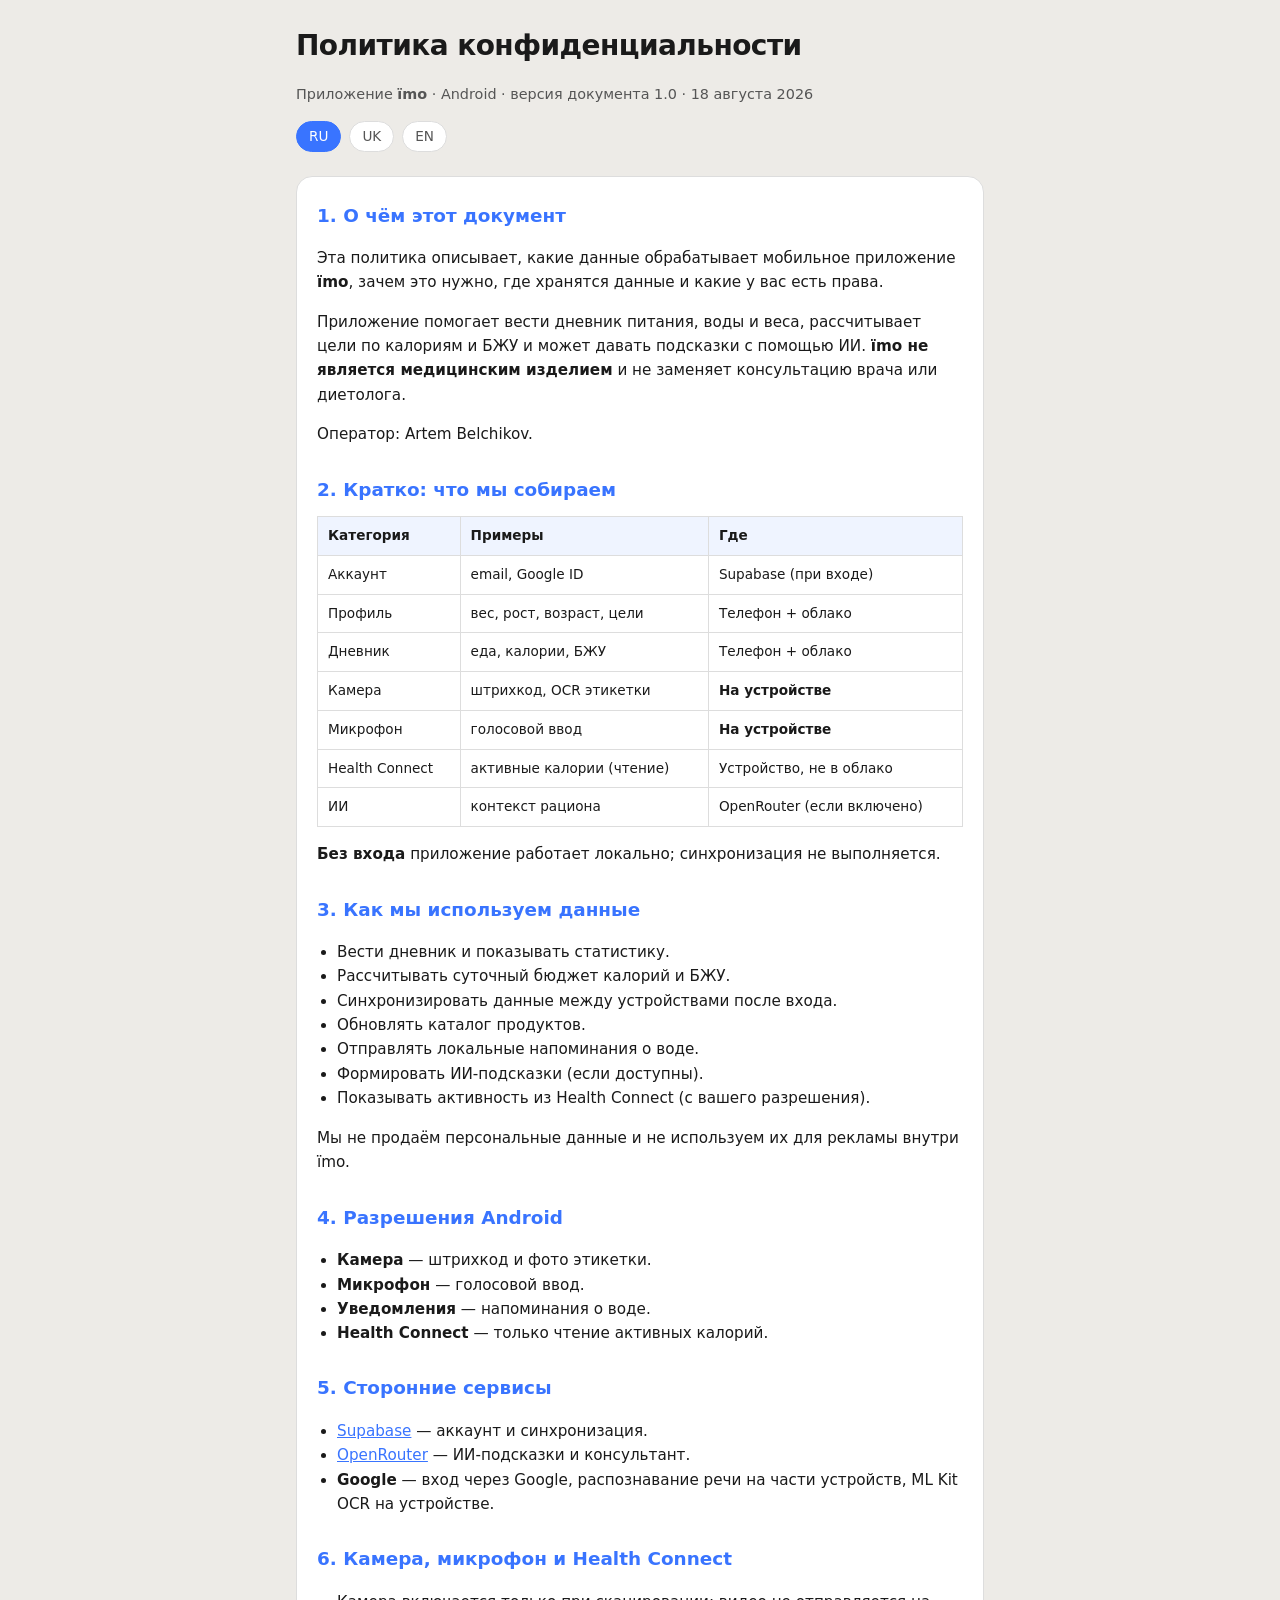
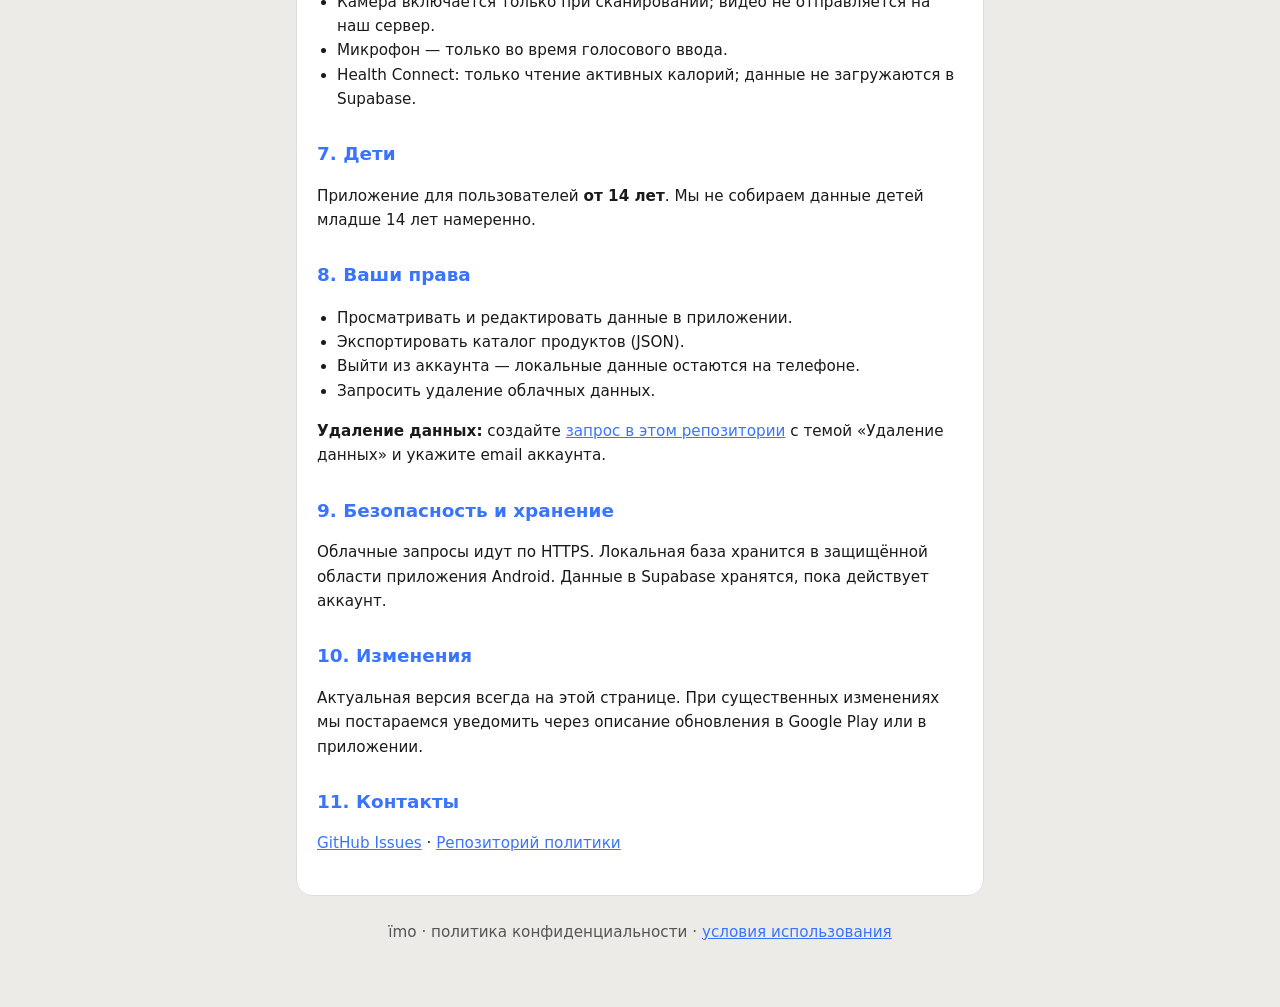
<file: index.html>
<!DOCTYPE html>
<html lang="ru">
<head>
  <meta charset="utf-8">
  <meta name="viewport" content="width=device-width, initial-scale=1">
  <title>Политика конфиденциальности — їmo</title>
  <meta name="description" content="Политика конфиденциальности мобильного приложения їmo — счётчик калорий для Android.">
  <link rel="stylesheet" href="styles.css">
</head>
<body>
  <div class="wrap">
    <header>
      <h1>Политика конфиденциальности</h1>
      <p class="meta">Приложение <strong>їmo</strong> · Android · версия документа 1.0 · 18 августа 2026</p>
      <nav class="lang" aria-label="Language">
        <a href="./" aria-current="page">RU</a>
        <a href="uk/">UK</a>
        <a href="en/">EN</a>
      </nav>
    </header>

    <main>
      <h2>1. О чём этот документ</h2>
      <p>
        Эта политика описывает, какие данные обрабатывает мобильное приложение <strong>їmo</strong>,
        зачем это нужно, где хранятся данные и какие у вас есть права.
      </p>
      <p>
        Приложение помогает вести дневник питания, воды и веса, рассчитывает цели по калориям и БЖУ
        и может давать подсказки с помощью ИИ. <strong>їmo не является медицинским изделием</strong>
        и не заменяет консультацию врача или диетолога.
      </p>
      <p>Оператор: Artem Belchikov.</p>

      <h2>2. Кратко: что мы собираем</h2>
      <table>
        <thead>
          <tr>
            <th>Категория</th>
            <th>Примеры</th>
            <th>Где</th>
          </tr>
        </thead>
        <tbody>
          <tr>
            <td>Аккаунт</td>
            <td>email, Google ID</td>
            <td>Supabase (при входе)</td>
          </tr>
          <tr>
            <td>Профиль</td>
            <td>вес, рост, возраст, цели</td>
            <td>Телефон + облако</td>
          </tr>
          <tr>
            <td>Дневник</td>
            <td>еда, калории, БЖУ</td>
            <td>Телефон + облако</td>
          </tr>
          <tr>
            <td>Камера</td>
            <td>штрихкод, OCR этикетки</td>
            <td><strong>На устройстве</strong></td>
          </tr>
          <tr>
            <td>Микрофон</td>
            <td>голосовой ввод</td>
            <td><strong>На устройстве</strong></td>
          </tr>
          <tr>
            <td>Health Connect</td>
            <td>активные калории (чтение)</td>
            <td>Устройство, не в облако</td>
          </tr>
          <tr>
            <td>ИИ</td>
            <td>контекст рациона</td>
            <td>OpenRouter (если включено)</td>
          </tr>
        </tbody>
      </table>
      <p><strong>Без входа</strong> приложение работает локально; синхронизация не выполняется.</p>

      <h2>3. Как мы используем данные</h2>
      <ul>
        <li>Вести дневник и показывать статистику.</li>
        <li>Рассчитывать суточный бюджет калорий и БЖУ.</li>
        <li>Синхронизировать данные между устройствами после входа.</li>
        <li>Обновлять каталог продуктов.</li>
        <li>Отправлять локальные напоминания о воде.</li>
        <li>Формировать ИИ-подсказки (если доступны).</li>
        <li>Показывать активность из Health Connect (с вашего разрешения).</li>
      </ul>
      <p>Мы не продаём персональные данные и не используем их для рекламы внутри їmo.</p>

      <h2>4. Разрешения Android</h2>
      <ul>
        <li><strong>Камера</strong> — штрихкод и фото этикетки.</li>
        <li><strong>Микрофон</strong> — голосовой ввод.</li>
        <li><strong>Уведомления</strong> — напоминания о воде.</li>
        <li><strong>Health Connect</strong> — только чтение активных калорий.</li>
      </ul>

      <h2>5. Сторонние сервисы</h2>
      <ul>
        <li><a href="https://supabase.com">Supabase</a> — аккаунт и синхронизация.</li>
        <li><a href="https://openrouter.ai">OpenRouter</a> — ИИ-подсказки и консультант.</li>
        <li><strong>Google</strong> — вход через Google, распознавание речи на части устройств, ML Kit OCR на устройстве.</li>
      </ul>

      <h2>6. Камера, микрофон и Health Connect</h2>
      <ul>
        <li>Камера включается только при сканировании; видео не отправляется на наш сервер.</li>
        <li>Микрофон — только во время голосового ввода.</li>
        <li>Health Connect: только чтение активных калорий; данные не загружаются в Supabase.</li>
      </ul>

      <h2>7. Дети</h2>
      <p>Приложение для пользователей <strong>от 14 лет</strong>. Мы не собираем данные детей младше 14 лет намеренно.</p>

      <h2>8. Ваши права</h2>
      <ul>
        <li>Просматривать и редактировать данные в приложении.</li>
        <li>Экспортировать каталог продуктов (JSON).</li>
        <li>Выйти из аккаунта — локальные данные остаются на телефоне.</li>
        <li>Запросить удаление облачных данных.</li>
      </ul>
      <p>
        <strong>Удаление данных:</strong> создайте
        <a href="https://github.com/Artbelt/imo-privacy/issues/new">запрос в этом репозитории</a>
        с темой «Удаление данных» и укажите email аккаунта.
      </p>

      <h2>9. Безопасность и хранение</h2>
      <p>
        Облачные запросы идут по HTTPS. Локальная база хранится в защищённой области приложения Android.
        Данные в Supabase хранятся, пока действует аккаунт.
      </p>

      <h2>10. Изменения</h2>
      <p>
        Актуальная версия всегда на этой странице. При существенных изменениях мы постараемся
        уведомить через описание обновления в Google Play или в приложении.
      </p>

      <h2>11. Контакты</h2>
      <p>
        <a href="https://github.com/Artbelt/imo-privacy/issues">GitHub Issues</a> ·
        <a href="https://github.com/Artbelt/imo-privacy">Репозиторий политики</a>
      </p>
    </main>

    <footer>
      <p>їmo · политика конфиденциальности · <a href="terms/">условия использования</a></p>
    </footer>
  </div>
</body>
</html>
</file>
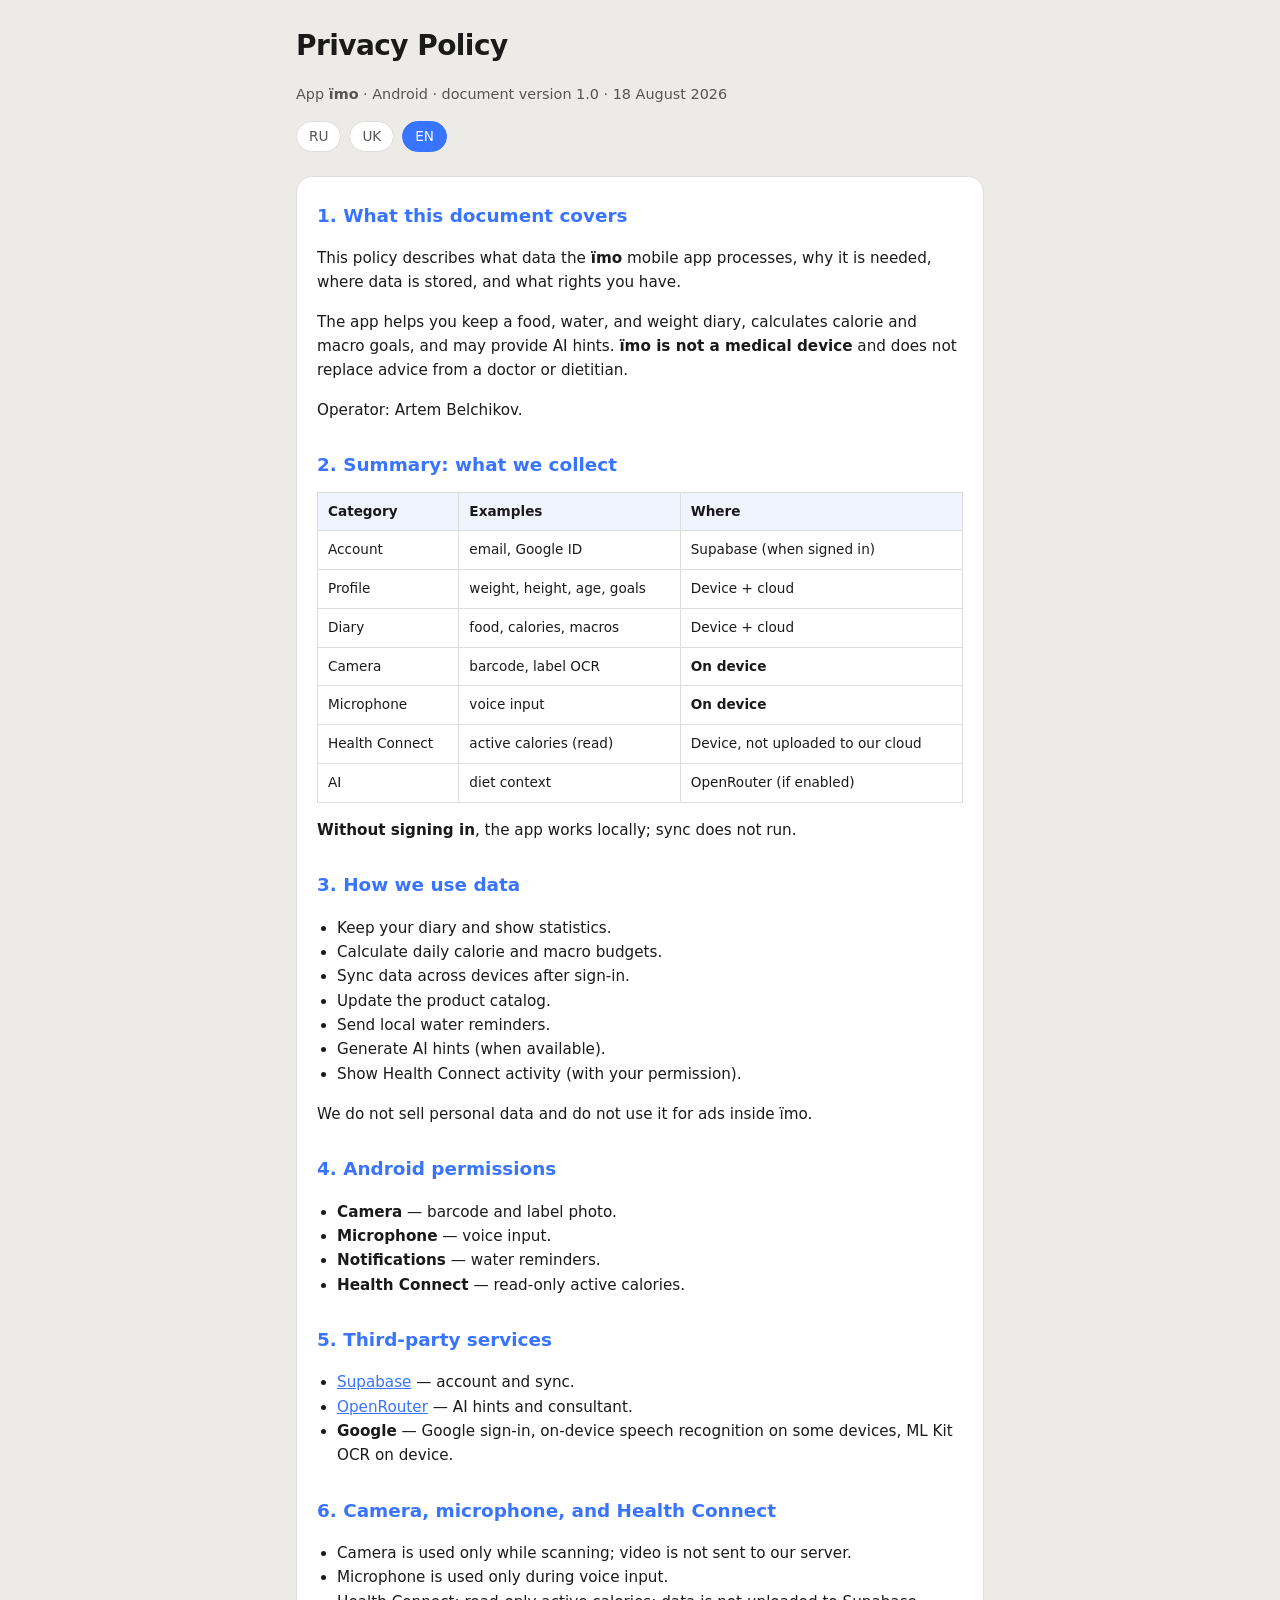
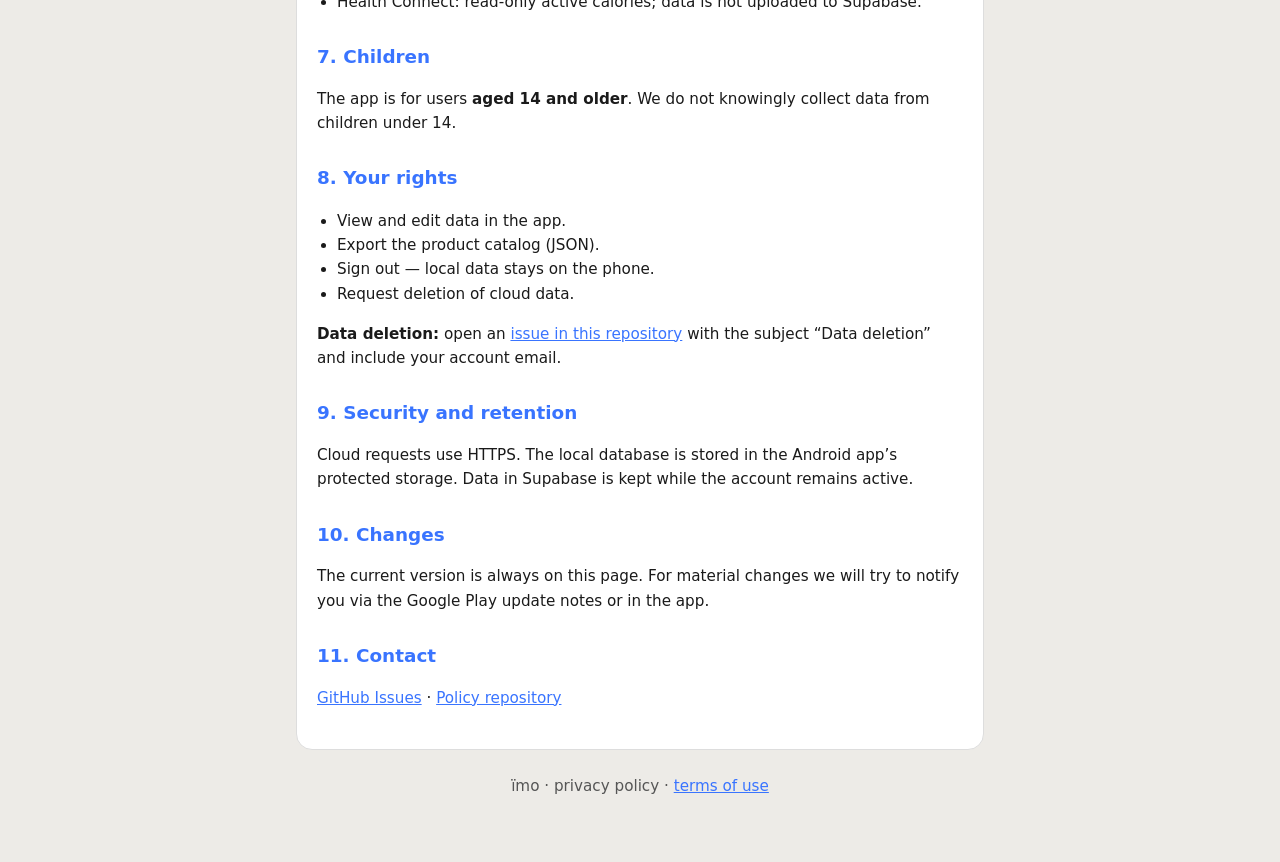
<file: en/index.html>
<!DOCTYPE html>
<html lang="en">
<head>
  <meta charset="utf-8">
  <meta name="viewport" content="width=device-width, initial-scale=1">
  <title>Privacy Policy — їmo</title>
  <meta name="description" content="Privacy policy for the їmo mobile app — calorie tracker for Android.">
  <link rel="stylesheet" href="../styles.css">
</head>
<body>
  <div class="wrap">
    <header>
      <h1>Privacy Policy</h1>
      <p class="meta">App <strong>їmo</strong> · Android · document version 1.0 · 18 August 2026</p>
      <nav class="lang" aria-label="Language">
        <a href="../">RU</a>
        <a href="../uk/">UK</a>
        <a href="../en/" aria-current="page">EN</a>
      </nav>
    </header>

    <main>
      <h2>1. What this document covers</h2>
      <p>
        This policy describes what data the <strong>їmo</strong> mobile app processes,
        why it is needed, where data is stored, and what rights you have.
      </p>
      <p>
        The app helps you keep a food, water, and weight diary, calculates calorie and macro goals,
        and may provide AI hints. <strong>їmo is not a medical device</strong>
        and does not replace advice from a doctor or dietitian.
      </p>
      <p>Operator: Artem Belchikov.</p>

      <h2>2. Summary: what we collect</h2>
      <table>
        <thead>
          <tr>
            <th>Category</th>
            <th>Examples</th>
            <th>Where</th>
          </tr>
        </thead>
        <tbody>
          <tr>
            <td>Account</td>
            <td>email, Google ID</td>
            <td>Supabase (when signed in)</td>
          </tr>
          <tr>
            <td>Profile</td>
            <td>weight, height, age, goals</td>
            <td>Device + cloud</td>
          </tr>
          <tr>
            <td>Diary</td>
            <td>food, calories, macros</td>
            <td>Device + cloud</td>
          </tr>
          <tr>
            <td>Camera</td>
            <td>barcode, label OCR</td>
            <td><strong>On device</strong></td>
          </tr>
          <tr>
            <td>Microphone</td>
            <td>voice input</td>
            <td><strong>On device</strong></td>
          </tr>
          <tr>
            <td>Health Connect</td>
            <td>active calories (read)</td>
            <td>Device, not uploaded to our cloud</td>
          </tr>
          <tr>
            <td>AI</td>
            <td>diet context</td>
            <td>OpenRouter (if enabled)</td>
          </tr>
        </tbody>
      </table>
      <p><strong>Without signing in</strong>, the app works locally; sync does not run.</p>

      <h2>3. How we use data</h2>
      <ul>
        <li>Keep your diary and show statistics.</li>
        <li>Calculate daily calorie and macro budgets.</li>
        <li>Sync data across devices after sign-in.</li>
        <li>Update the product catalog.</li>
        <li>Send local water reminders.</li>
        <li>Generate AI hints (when available).</li>
        <li>Show Health Connect activity (with your permission).</li>
      </ul>
      <p>We do not sell personal data and do not use it for ads inside їmo.</p>

      <h2>4. Android permissions</h2>
      <ul>
        <li><strong>Camera</strong> — barcode and label photo.</li>
        <li><strong>Microphone</strong> — voice input.</li>
        <li><strong>Notifications</strong> — water reminders.</li>
        <li><strong>Health Connect</strong> — read-only active calories.</li>
      </ul>

      <h2>5. Third-party services</h2>
      <ul>
        <li><a href="https://supabase.com">Supabase</a> — account and sync.</li>
        <li><a href="https://openrouter.ai">OpenRouter</a> — AI hints and consultant.</li>
        <li><strong>Google</strong> — Google sign-in, on-device speech recognition on some devices, ML Kit OCR on device.</li>
      </ul>

      <h2>6. Camera, microphone, and Health Connect</h2>
      <ul>
        <li>Camera is used only while scanning; video is not sent to our server.</li>
        <li>Microphone is used only during voice input.</li>
        <li>Health Connect: read-only active calories; data is not uploaded to Supabase.</li>
      </ul>

      <h2>7. Children</h2>
      <p>The app is for users <strong>aged 14 and older</strong>. We do not knowingly collect data from children under 14.</p>

      <h2>8. Your rights</h2>
      <ul>
        <li>View and edit data in the app.</li>
        <li>Export the product catalog (JSON).</li>
        <li>Sign out — local data stays on the phone.</li>
        <li>Request deletion of cloud data.</li>
      </ul>
      <p>
        <strong>Data deletion:</strong> open an
        <a href="https://github.com/Artbelt/imo-privacy/issues/new">issue in this repository</a>
        with the subject “Data deletion” and include your account email.
      </p>

      <h2>9. Security and retention</h2>
      <p>
        Cloud requests use HTTPS. The local database is stored in the Android app’s protected storage.
        Data in Supabase is kept while the account remains active.
      </p>

      <h2>10. Changes</h2>
      <p>
        The current version is always on this page. For material changes we will try to notify you
        via the Google Play update notes or in the app.
      </p>

      <h2>11. Contact</h2>
      <p>
        <a href="https://github.com/Artbelt/imo-privacy/issues">GitHub Issues</a> ·
        <a href="https://github.com/Artbelt/imo-privacy">Policy repository</a>
      </p>
    </main>

    <footer>
      <p>їmo · privacy policy · <a href="../terms/en/">terms of use</a></p>
    </footer>
  </div>
</body>
</html>
</file>
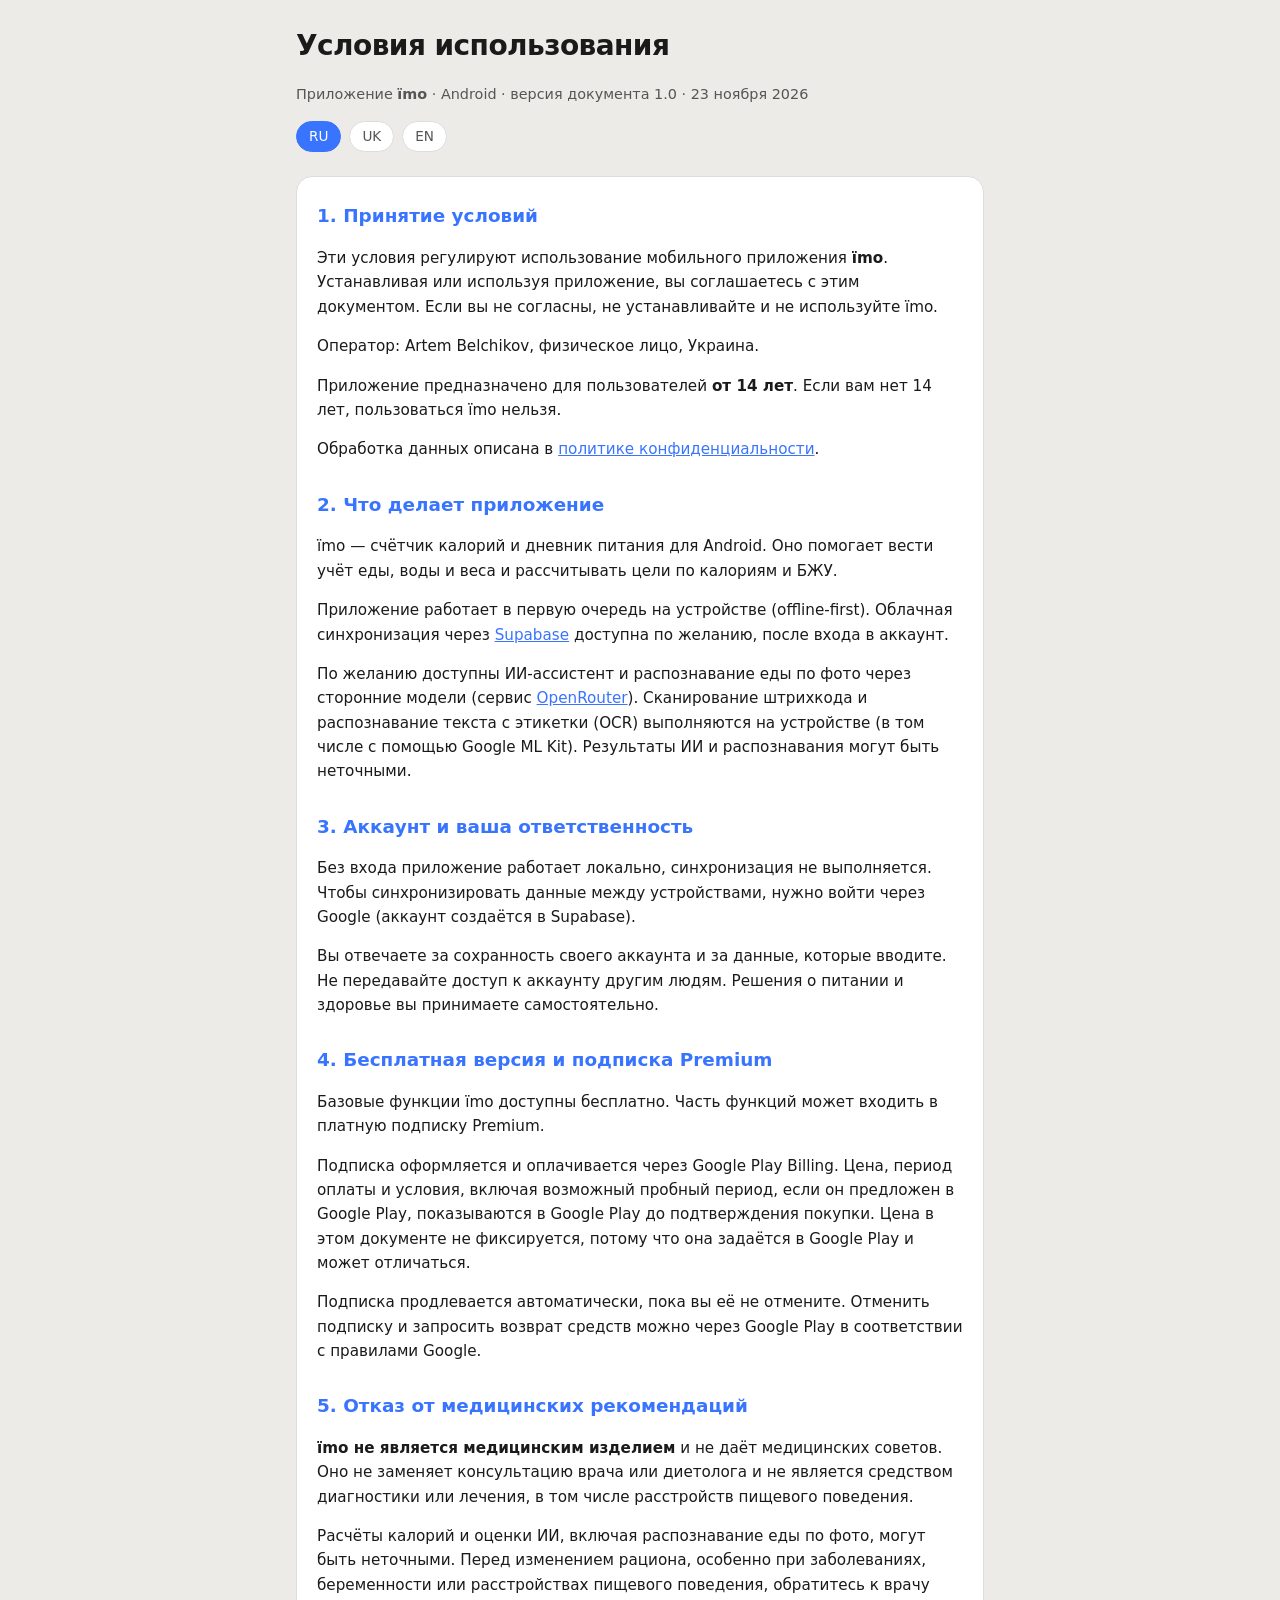
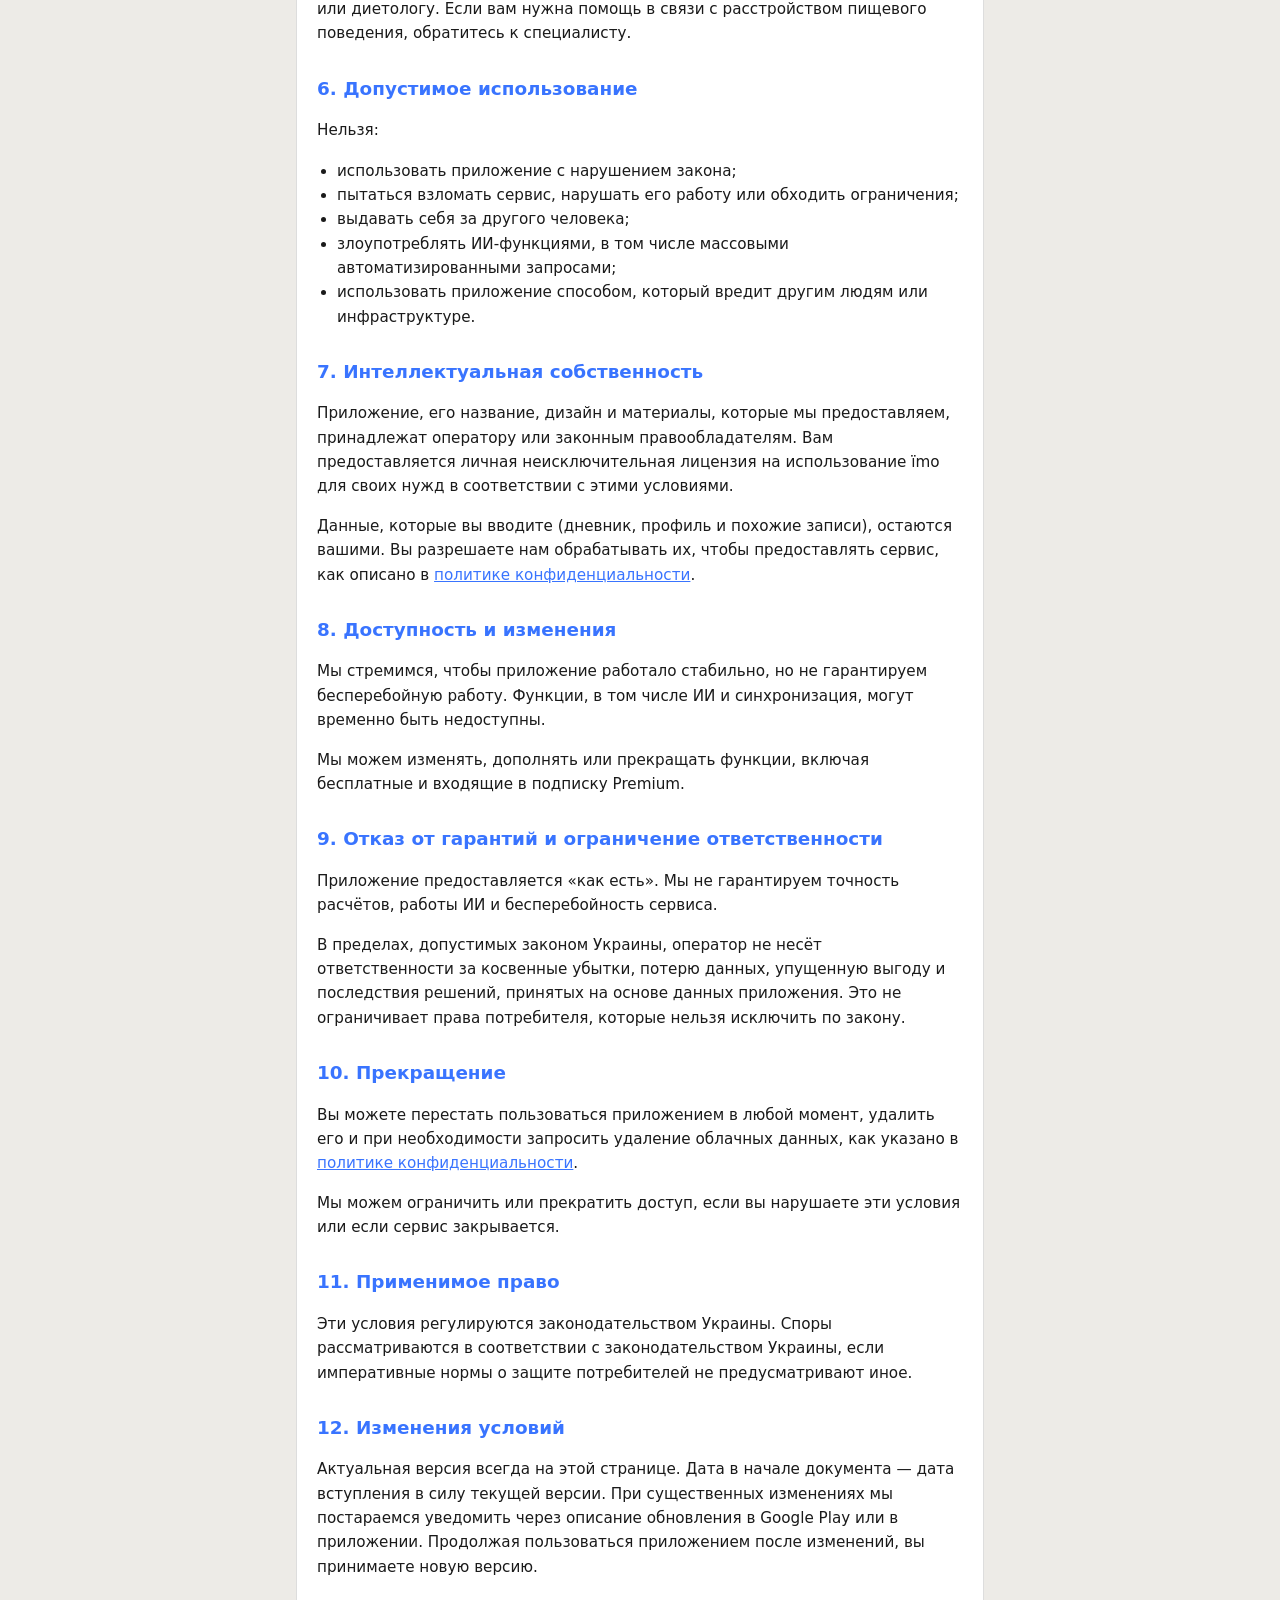
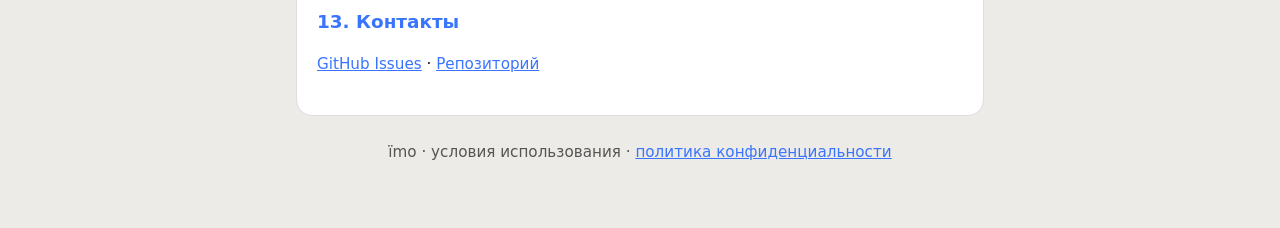
<file: terms/index.html>
<!DOCTYPE html>
<html lang="ru">
<head>
  <meta charset="utf-8">
  <meta name="viewport" content="width=device-width, initial-scale=1">
  <title>Условия использования — їmo</title>
  <meta name="description" content="Условия использования мобильного приложения їmo — счётчик калорий для Android.">
  <link rel="stylesheet" href="../styles.css">
</head>
<body>
  <div class="wrap">
    <header>
      <h1>Условия использования</h1>
      <p class="meta">Приложение <strong>їmo</strong> · Android · версия документа 1.0 · 23 ноября 2026</p>
      <nav class="lang" aria-label="Language">
        <a href="./" aria-current="page">RU</a>
        <a href="uk/">UK</a>
        <a href="en/">EN</a>
      </nav>
    </header>

    <main>
      <h2>1. Принятие условий</h2>
      <p>
        Эти условия регулируют использование мобильного приложения <strong>їmo</strong>.
        Устанавливая или используя приложение, вы соглашаетесь с этим документом.
        Если вы не согласны, не устанавливайте и не используйте їmo.
      </p>
      <p>Оператор: Artem Belchikov, физическое лицо, Украина.</p>
      <p>
        Приложение предназначено для пользователей <strong>от 14 лет</strong>.
        Если вам нет 14 лет, пользоваться їmo нельзя.
      </p>
      <p>
        Обработка данных описана в
        <a href="../">политике конфиденциальности</a>.
      </p>

      <h2>2. Что делает приложение</h2>
      <p>
        їmo — счётчик калорий и дневник питания для Android. Оно помогает вести учёт еды, воды и веса
        и рассчитывать цели по калориям и БЖУ.
      </p>
      <p>
        Приложение работает в первую очередь на устройстве (offline-first).
        Облачная синхронизация через <a href="https://supabase.com">Supabase</a> доступна по желанию,
        после входа в аккаунт.
      </p>
      <p>
        По желанию доступны ИИ-ассистент и распознавание еды по фото через сторонние модели
        (сервис <a href="https://openrouter.ai">OpenRouter</a>).
        Сканирование штрихкода и распознавание текста с этикетки (OCR) выполняются на устройстве
        (в том числе с помощью Google ML Kit).
        Результаты ИИ и распознавания могут быть неточными.
      </p>

      <h2>3. Аккаунт и ваша ответственность</h2>
      <p>
        Без входа приложение работает локально, синхронизация не выполняется.
        Чтобы синхронизировать данные между устройствами, нужно войти через Google
        (аккаунт создаётся в Supabase).
      </p>
      <p>
        Вы отвечаете за сохранность своего аккаунта и за данные, которые вводите.
        Не передавайте доступ к аккаунту другим людям.
        Решения о питании и здоровье вы принимаете самостоятельно.
      </p>

      <h2>4. Бесплатная версия и подписка Premium</h2>
      <p>
        Базовые функции їmo доступны бесплатно. Часть функций может входить в платную подписку Premium.
      </p>
      <p>
        Подписка оформляется и оплачивается через Google Play Billing.
        Цена, период оплаты и условия, включая возможный пробный период, если он предложен в Google Play,
        показываются в Google Play до подтверждения покупки.
        Цена в этом документе не фиксируется, потому что она задаётся в Google Play и может отличаться.
      </p>
      <p>
        Подписка продлевается автоматически, пока вы её не отмените.
        Отменить подписку и запросить возврат средств можно через Google Play
        в соответствии с правилами Google.
      </p>

      <h2>5. Отказ от медицинских рекомендаций</h2>
      <p>
        <strong>їmo не является медицинским изделием</strong> и не даёт медицинских советов.
        Оно не заменяет консультацию врача или диетолога и не является средством диагностики или лечения,
        в том числе расстройств пищевого поведения.
      </p>
      <p>
        Расчёты калорий и оценки ИИ, включая распознавание еды по фото, могут быть неточными.
        Перед изменением рациона, особенно при заболеваниях, беременности
        или расстройствах пищевого поведения, обратитесь к врачу или диетологу.
        Если вам нужна помощь в связи с расстройством пищевого поведения, обратитесь к специалисту.
      </p>

      <h2>6. Допустимое использование</h2>
      <p>Нельзя:</p>
      <ul>
        <li>использовать приложение с нарушением закона;</li>
        <li>пытаться взломать сервис, нарушать его работу или обходить ограничения;</li>
        <li>выдавать себя за другого человека;</li>
        <li>злоупотреблять ИИ-функциями, в том числе массовыми автоматизированными запросами;</li>
        <li>использовать приложение способом, который вредит другим людям или инфраструктуре.</li>
      </ul>

      <h2>7. Интеллектуальная собственность</h2>
      <p>
        Приложение, его название, дизайн и материалы, которые мы предоставляем, принадлежат оператору
        или законным правообладателям. Вам предоставляется личная неисключительная лицензия
        на использование їmo для своих нужд в соответствии с этими условиями.
      </p>
      <p>
        Данные, которые вы вводите (дневник, профиль и похожие записи), остаются вашими.
        Вы разрешаете нам обрабатывать их, чтобы предоставлять сервис,
        как описано в <a href="../">политике конфиденциальности</a>.
      </p>

      <h2>8. Доступность и изменения</h2>
      <p>
        Мы стремимся, чтобы приложение работало стабильно, но не гарантируем бесперебойную работу.
        Функции, в том числе ИИ и синхронизация, могут временно быть недоступны.
      </p>
      <p>
        Мы можем изменять, дополнять или прекращать функции, включая бесплатные
        и входящие в подписку Premium.
      </p>

      <h2>9. Отказ от гарантий и ограничение ответственности</h2>
      <p>
        Приложение предоставляется «как есть». Мы не гарантируем точность расчётов, работы ИИ
        и бесперебойность сервиса.
      </p>
      <p>
        В пределах, допустимых законом Украины, оператор не несёт ответственности за косвенные убытки,
        потерю данных, упущенную выгоду и последствия решений, принятых на основе данных приложения.
        Это не ограничивает права потребителя, которые нельзя исключить по закону.
      </p>

      <h2>10. Прекращение</h2>
      <p>
        Вы можете перестать пользоваться приложением в любой момент, удалить его и при необходимости
        запросить удаление облачных данных, как указано в
        <a href="../">политике конфиденциальности</a>.
      </p>
      <p>
        Мы можем ограничить или прекратить доступ, если вы нарушаете эти условия
        или если сервис закрывается.
      </p>

      <h2>11. Применимое право</h2>
      <p>
        Эти условия регулируются законодательством Украины.
        Споры рассматриваются в соответствии с законодательством Украины,
        если императивные нормы о защите потребителей не предусматривают иное.
      </p>

      <h2>12. Изменения условий</h2>
      <p>
        Актуальная версия всегда на этой странице.
        Дата в начале документа — дата вступления в силу текущей версии.
        При существенных изменениях мы постараемся уведомить через описание обновления
        в Google Play или в приложении.
        Продолжая пользоваться приложением после изменений, вы принимаете новую версию.
      </p>

      <h2>13. Контакты</h2>
      <p>
        <a href="https://github.com/Artbelt/imo-privacy/issues">GitHub Issues</a> ·
        <a href="https://github.com/Artbelt/imo-privacy">Репозиторий</a>
      </p>
    </main>

    <footer>
      <p>їmo · условия использования · <a href="../">политика конфиденциальности</a></p>
    </footer>
  </div>
</body>
</html>
</file>
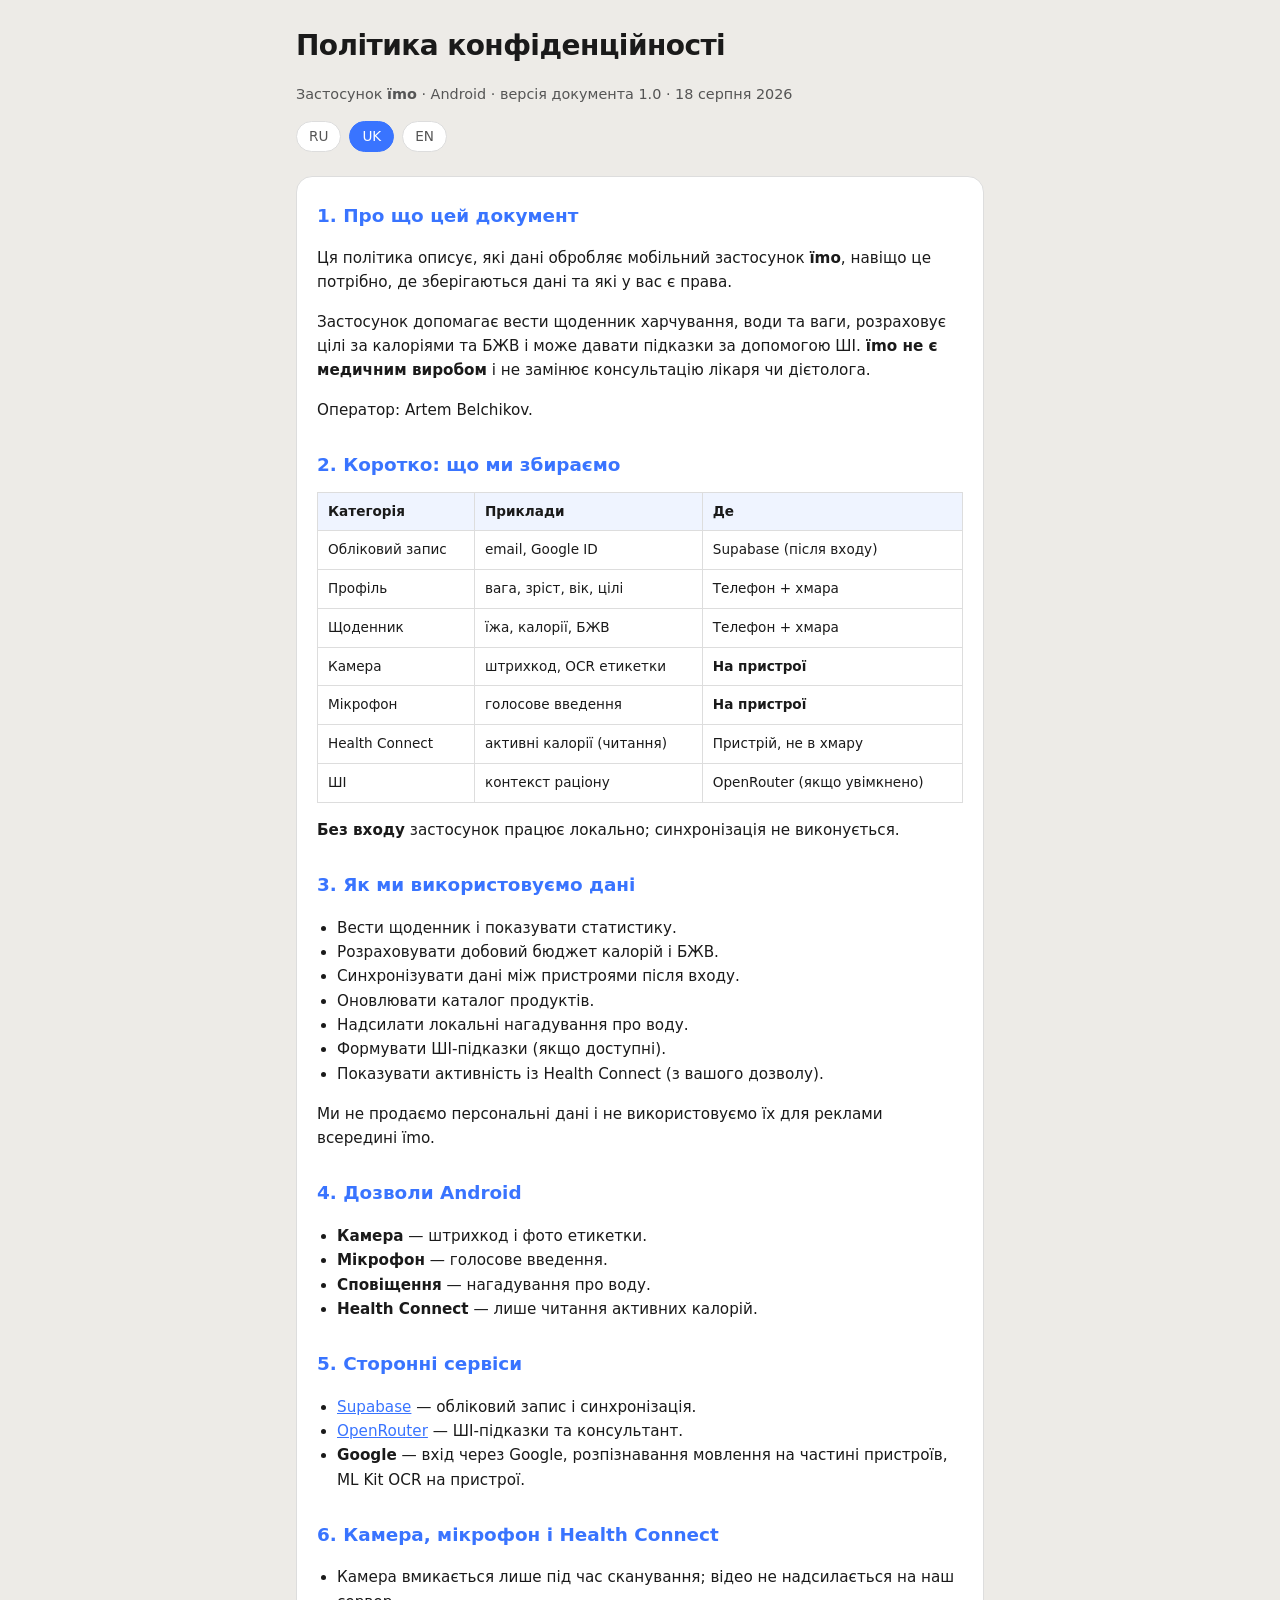
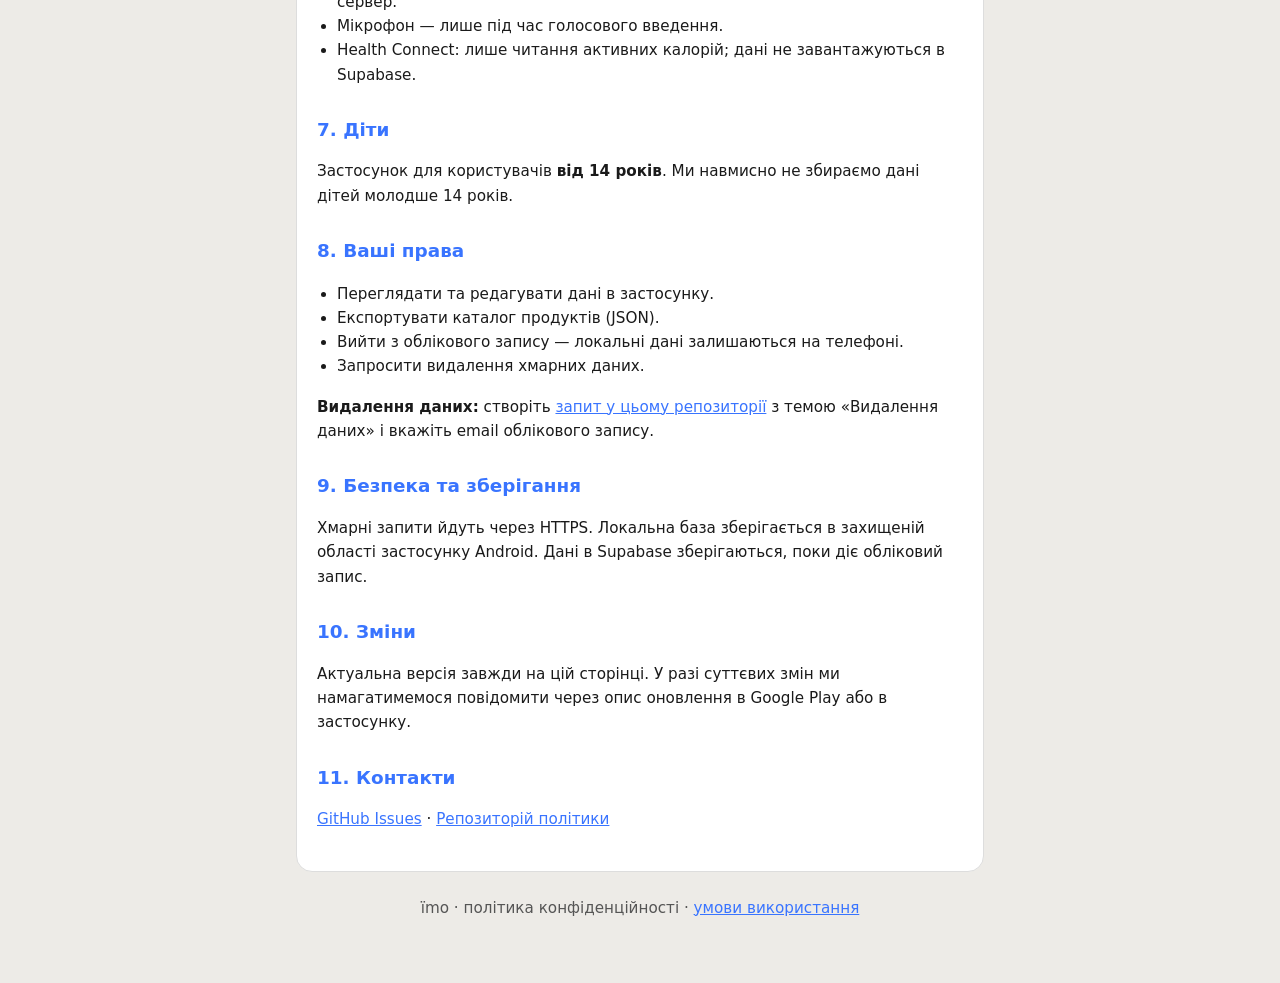
<file: uk/index.html>
<!DOCTYPE html>
<html lang="uk">
<head>
  <meta charset="utf-8">
  <meta name="viewport" content="width=device-width, initial-scale=1">
  <title>Політика конфіденційності — їmo</title>
  <meta name="description" content="Політика конфіденційності мобільного застосунку їmo — лічильник калорій для Android.">
  <link rel="stylesheet" href="../styles.css">
</head>
<body>
  <div class="wrap">
    <header>
      <h1>Політика конфіденційності</h1>
      <p class="meta">Застосунок <strong>їmo</strong> · Android · версія документа 1.0 · 18 серпня 2026</p>
      <nav class="lang" aria-label="Language">
        <a href="../">RU</a>
        <a href="../uk/" aria-current="page">UK</a>
        <a href="../en/">EN</a>
      </nav>
    </header>

    <main>
      <h2>1. Про що цей документ</h2>
      <p>
        Ця політика описує, які дані обробляє мобільний застосунок <strong>їmo</strong>,
        навіщо це потрібно, де зберігаються дані та які у вас є права.
      </p>
      <p>
        Застосунок допомагає вести щоденник харчування, води та ваги, розраховує цілі за калоріями та БЖВ
        і може давати підказки за допомогою ШІ. <strong>їmo не є медичним виробом</strong>
        і не замінює консультацію лікаря чи дієтолога.
      </p>
      <p>Оператор: Artem Belchikov.</p>

      <h2>2. Коротко: що ми збираємо</h2>
      <table>
        <thead>
          <tr>
            <th>Категорія</th>
            <th>Приклади</th>
            <th>Де</th>
          </tr>
        </thead>
        <tbody>
          <tr>
            <td>Обліковий запис</td>
            <td>email, Google ID</td>
            <td>Supabase (після входу)</td>
          </tr>
          <tr>
            <td>Профіль</td>
            <td>вага, зріст, вік, цілі</td>
            <td>Телефон + хмара</td>
          </tr>
          <tr>
            <td>Щоденник</td>
            <td>їжа, калорії, БЖВ</td>
            <td>Телефон + хмара</td>
          </tr>
          <tr>
            <td>Камера</td>
            <td>штрихкод, OCR етикетки</td>
            <td><strong>На пристрої</strong></td>
          </tr>
          <tr>
            <td>Мікрофон</td>
            <td>голосове введення</td>
            <td><strong>На пристрої</strong></td>
          </tr>
          <tr>
            <td>Health Connect</td>
            <td>активні калорії (читання)</td>
            <td>Пристрій, не в хмару</td>
          </tr>
          <tr>
            <td>ШІ</td>
            <td>контекст раціону</td>
            <td>OpenRouter (якщо увімкнено)</td>
          </tr>
        </tbody>
      </table>
      <p><strong>Без входу</strong> застосунок працює локально; синхронізація не виконується.</p>

      <h2>3. Як ми використовуємо дані</h2>
      <ul>
        <li>Вести щоденник і показувати статистику.</li>
        <li>Розраховувати добовий бюджет калорій і БЖВ.</li>
        <li>Синхронізувати дані між пристроями після входу.</li>
        <li>Оновлювати каталог продуктів.</li>
        <li>Надсилати локальні нагадування про воду.</li>
        <li>Формувати ШІ-підказки (якщо доступні).</li>
        <li>Показувати активність із Health Connect (з вашого дозволу).</li>
      </ul>
      <p>Ми не продаємо персональні дані і не використовуємо їх для реклами всередині їmo.</p>

      <h2>4. Дозволи Android</h2>
      <ul>
        <li><strong>Камера</strong> — штрихкод і фото етикетки.</li>
        <li><strong>Мікрофон</strong> — голосове введення.</li>
        <li><strong>Сповіщення</strong> — нагадування про воду.</li>
        <li><strong>Health Connect</strong> — лише читання активних калорій.</li>
      </ul>

      <h2>5. Сторонні сервіси</h2>
      <ul>
        <li><a href="https://supabase.com">Supabase</a> — обліковий запис і синхронізація.</li>
        <li><a href="https://openrouter.ai">OpenRouter</a> — ШІ-підказки та консультант.</li>
        <li><strong>Google</strong> — вхід через Google, розпізнавання мовлення на частині пристроїв, ML Kit OCR на пристрої.</li>
      </ul>

      <h2>6. Камера, мікрофон і Health Connect</h2>
      <ul>
        <li>Камера вмикається лише під час сканування; відео не надсилається на наш сервер.</li>
        <li>Мікрофон — лише під час голосового введення.</li>
        <li>Health Connect: лише читання активних калорій; дані не завантажуються в Supabase.</li>
      </ul>

      <h2>7. Діти</h2>
      <p>Застосунок для користувачів <strong>від 14 років</strong>. Ми навмисно не збираємо дані дітей молодше 14 років.</p>

      <h2>8. Ваші права</h2>
      <ul>
        <li>Переглядати та редагувати дані в застосунку.</li>
        <li>Експортувати каталог продуктів (JSON).</li>
        <li>Вийти з облікового запису — локальні дані залишаються на телефоні.</li>
        <li>Запросити видалення хмарних даних.</li>
      </ul>
      <p>
        <strong>Видалення даних:</strong> створіть
        <a href="https://github.com/Artbelt/imo-privacy/issues/new">запит у цьому репозиторії</a>
        з темою «Видалення даних» і вкажіть email облікового запису.
      </p>

      <h2>9. Безпека та зберігання</h2>
      <p>
        Хмарні запити йдуть через HTTPS. Локальна база зберігається в захищеній області застосунку Android.
        Дані в Supabase зберігаються, поки діє обліковий запис.
      </p>

      <h2>10. Зміни</h2>
      <p>
        Актуальна версія завжди на цій сторінці. У разі суттєвих змін ми намагатимемося
        повідомити через опис оновлення в Google Play або в застосунку.
      </p>

      <h2>11. Контакти</h2>
      <p>
        <a href="https://github.com/Artbelt/imo-privacy/issues">GitHub Issues</a> ·
        <a href="https://github.com/Artbelt/imo-privacy">Репозиторій політики</a>
      </p>
    </main>

    <footer>
      <p>їmo · політика конфіденційності · <a href="../terms/uk/">умови використання</a></p>
    </footer>
  </div>
</body>
</html>
</file>
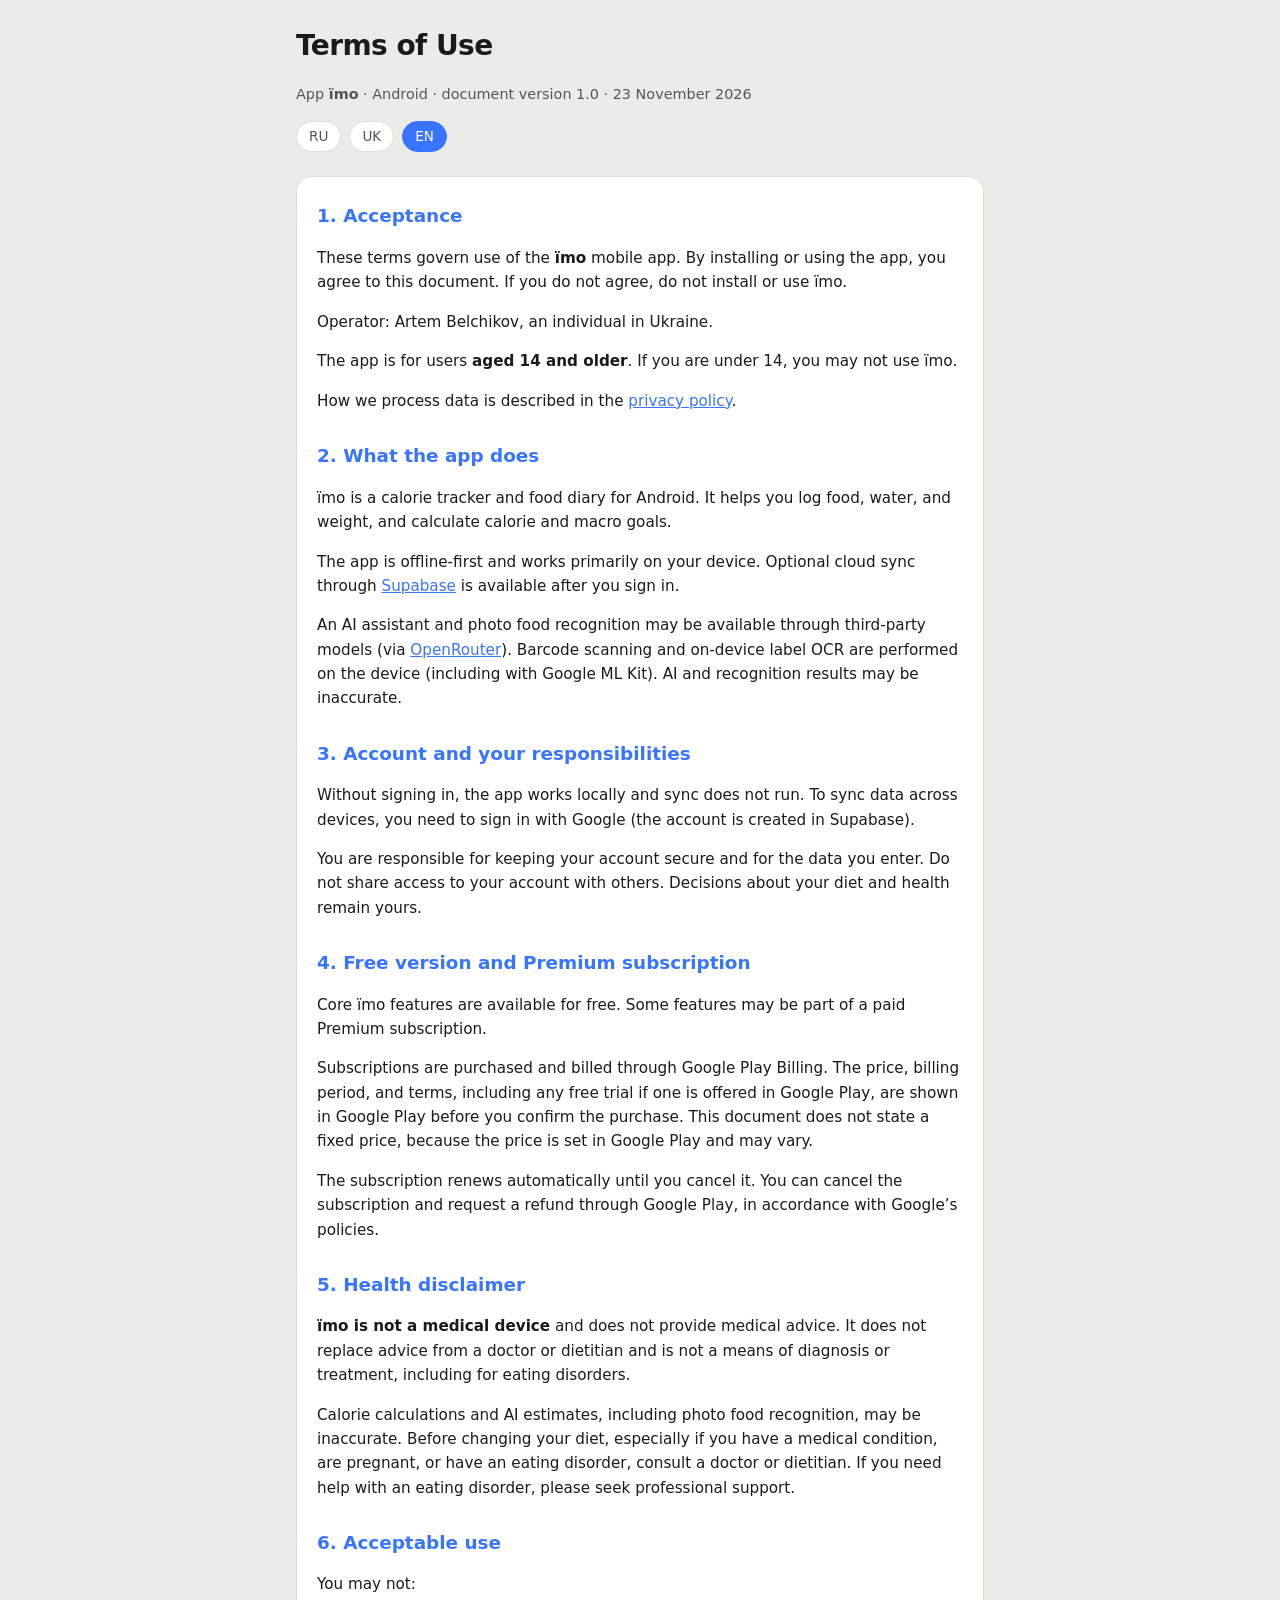
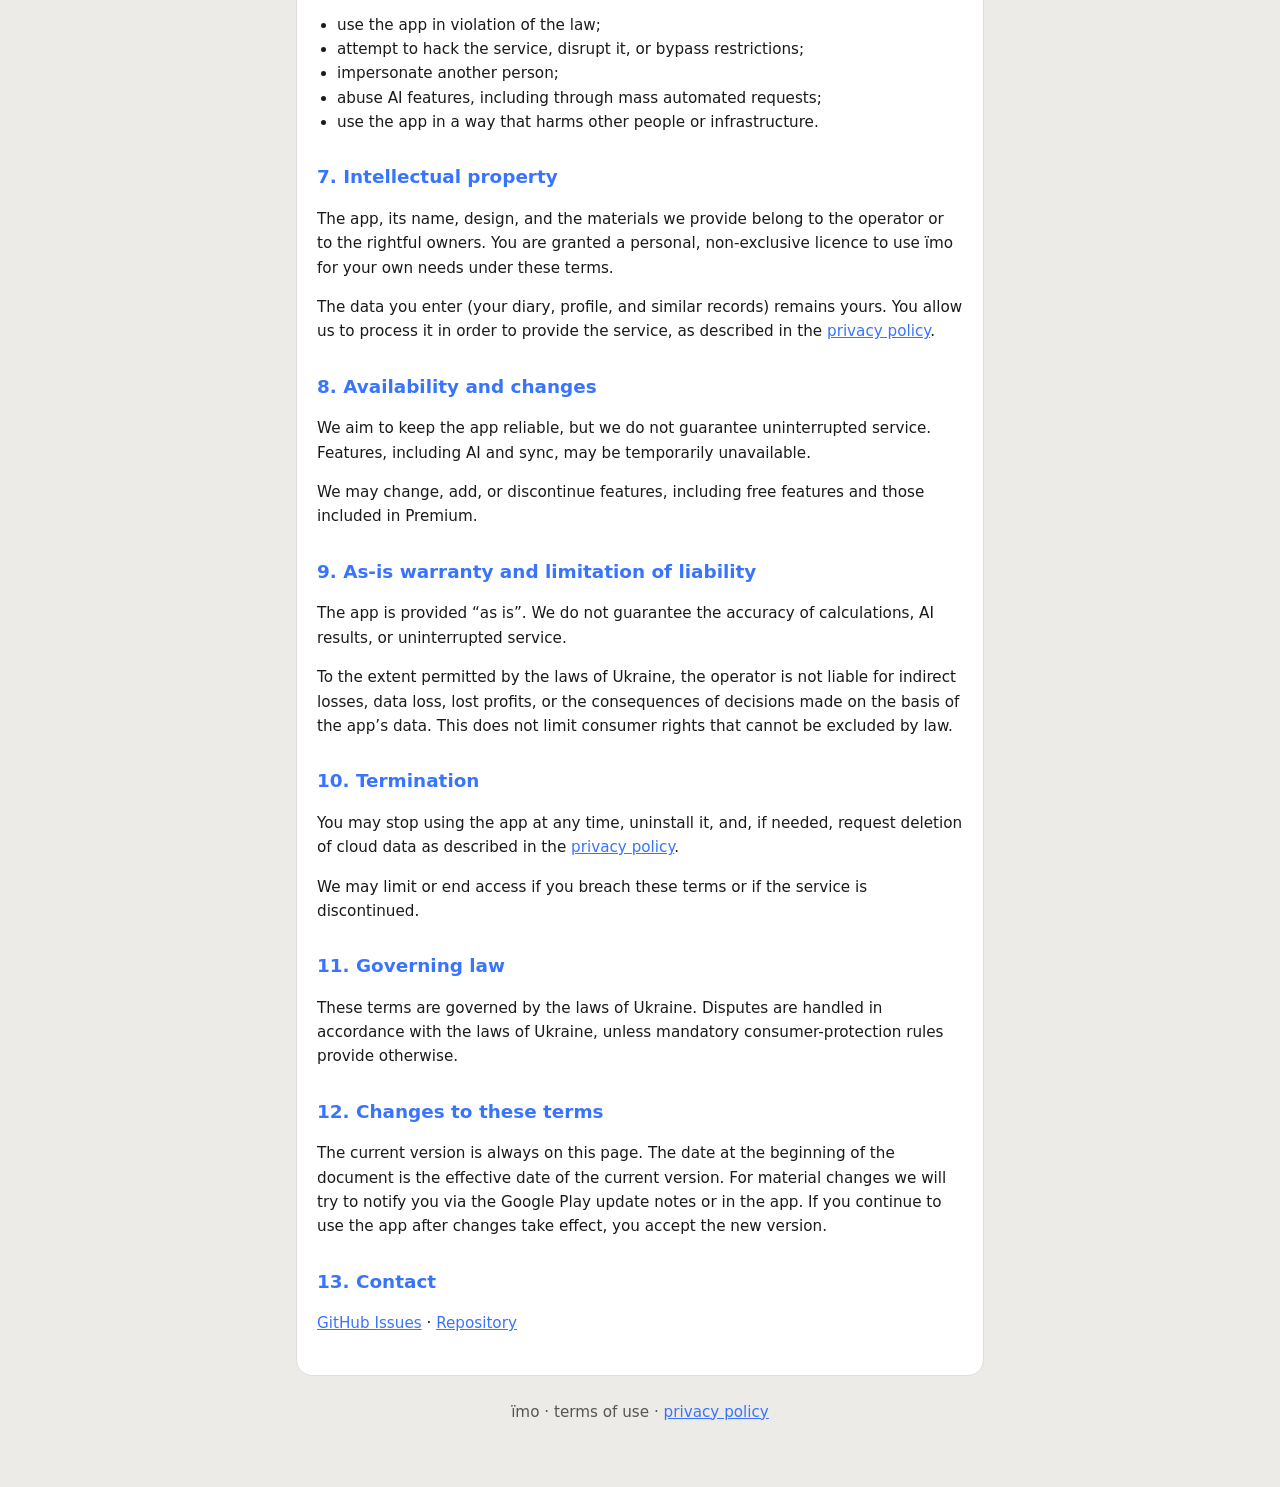
<file: terms/en/index.html>
<!DOCTYPE html>
<html lang="en">
<head>
  <meta charset="utf-8">
  <meta name="viewport" content="width=device-width, initial-scale=1">
  <title>Terms of Use — їmo</title>
  <meta name="description" content="Terms of use for the їmo mobile app — calorie tracker for Android.">
  <link rel="stylesheet" href="../../styles.css">
</head>
<body>
  <div class="wrap">
    <header>
      <h1>Terms of Use</h1>
      <p class="meta">App <strong>їmo</strong> · Android · document version 1.0 · 23 November 2026</p>
      <nav class="lang" aria-label="Language">
        <a href="../">RU</a>
        <a href="../uk/">UK</a>
        <a href="../en/" aria-current="page">EN</a>
      </nav>
    </header>

    <main>
      <h2>1. Acceptance</h2>
      <p>
        These terms govern use of the <strong>їmo</strong> mobile app.
        By installing or using the app, you agree to this document.
        If you do not agree, do not install or use їmo.
      </p>
      <p>Operator: Artem Belchikov, an individual in Ukraine.</p>
      <p>
        The app is for users <strong>aged 14 and older</strong>.
        If you are under 14, you may not use їmo.
      </p>
      <p>
        How we process data is described in the
        <a href="../../en/">privacy policy</a>.
      </p>

      <h2>2. What the app does</h2>
      <p>
        їmo is a calorie tracker and food diary for Android. It helps you log food, water, and weight,
        and calculate calorie and macro goals.
      </p>
      <p>
        The app is offline-first and works primarily on your device.
        Optional cloud sync through <a href="https://supabase.com">Supabase</a> is available
        after you sign in.
      </p>
      <p>
        An AI assistant and photo food recognition may be available through third-party models
        (via <a href="https://openrouter.ai">OpenRouter</a>).
        Barcode scanning and on-device label OCR are performed on the device
        (including with Google ML Kit).
        AI and recognition results may be inaccurate.
      </p>

      <h2>3. Account and your responsibilities</h2>
      <p>
        Without signing in, the app works locally and sync does not run.
        To sync data across devices, you need to sign in with Google
        (the account is created in Supabase).
      </p>
      <p>
        You are responsible for keeping your account secure and for the data you enter.
        Do not share access to your account with others.
        Decisions about your diet and health remain yours.
      </p>

      <h2>4. Free version and Premium subscription</h2>
      <p>
        Core їmo features are available for free. Some features may be part of a paid Premium subscription.
      </p>
      <p>
        Subscriptions are purchased and billed through Google Play Billing.
        The price, billing period, and terms, including any free trial if one is offered in Google Play,
        are shown in Google Play before you confirm the purchase.
        This document does not state a fixed price, because the price is set in Google Play and may vary.
      </p>
      <p>
        The subscription renews automatically until you cancel it.
        You can cancel the subscription and request a refund through Google Play,
        in accordance with Google’s policies.
      </p>

      <h2>5. Health disclaimer</h2>
      <p>
        <strong>їmo is not a medical device</strong> and does not provide medical advice.
        It does not replace advice from a doctor or dietitian and is not a means of diagnosis or treatment,
        including for eating disorders.
      </p>
      <p>
        Calorie calculations and AI estimates, including photo food recognition, may be inaccurate.
        Before changing your diet, especially if you have a medical condition, are pregnant,
        or have an eating disorder, consult a doctor or dietitian.
        If you need help with an eating disorder, please seek professional support.
      </p>

      <h2>6. Acceptable use</h2>
      <p>You may not:</p>
      <ul>
        <li>use the app in violation of the law;</li>
        <li>attempt to hack the service, disrupt it, or bypass restrictions;</li>
        <li>impersonate another person;</li>
        <li>abuse AI features, including through mass automated requests;</li>
        <li>use the app in a way that harms other people or infrastructure.</li>
      </ul>

      <h2>7. Intellectual property</h2>
      <p>
        The app, its name, design, and the materials we provide belong to the operator
        or to the rightful owners. You are granted a personal, non-exclusive licence
        to use їmo for your own needs under these terms.
      </p>
      <p>
        The data you enter (your diary, profile, and similar records) remains yours.
        You allow us to process it in order to provide the service,
        as described in the <a href="../../en/">privacy policy</a>.
      </p>

      <h2>8. Availability and changes</h2>
      <p>
        We aim to keep the app reliable, but we do not guarantee uninterrupted service.
        Features, including AI and sync, may be temporarily unavailable.
      </p>
      <p>
        We may change, add, or discontinue features, including free features
        and those included in Premium.
      </p>

      <h2>9. As-is warranty and limitation of liability</h2>
      <p>
        The app is provided “as is”. We do not guarantee the accuracy of calculations, AI results,
        or uninterrupted service.
      </p>
      <p>
        To the extent permitted by the laws of Ukraine, the operator is not liable for indirect losses,
        data loss, lost profits, or the consequences of decisions made on the basis of the app’s data.
        This does not limit consumer rights that cannot be excluded by law.
      </p>

      <h2>10. Termination</h2>
      <p>
        You may stop using the app at any time, uninstall it, and, if needed,
        request deletion of cloud data as described in the
        <a href="../../en/">privacy policy</a>.
      </p>
      <p>
        We may limit or end access if you breach these terms
        or if the service is discontinued.
      </p>

      <h2>11. Governing law</h2>
      <p>
        These terms are governed by the laws of Ukraine.
        Disputes are handled in accordance with the laws of Ukraine,
        unless mandatory consumer-protection rules provide otherwise.
      </p>

      <h2>12. Changes to these terms</h2>
      <p>
        The current version is always on this page.
        The date at the beginning of the document is the effective date of the current version.
        For material changes we will try to notify you via the Google Play update notes or in the app.
        If you continue to use the app after changes take effect, you accept the new version.
      </p>

      <h2>13. Contact</h2>
      <p>
        <a href="https://github.com/Artbelt/imo-privacy/issues">GitHub Issues</a> ·
        <a href="https://github.com/Artbelt/imo-privacy">Repository</a>
      </p>
    </main>

    <footer>
      <p>їmo · terms of use · <a href="../../en/">privacy policy</a></p>
    </footer>
  </div>
</body>
</html>
</file>
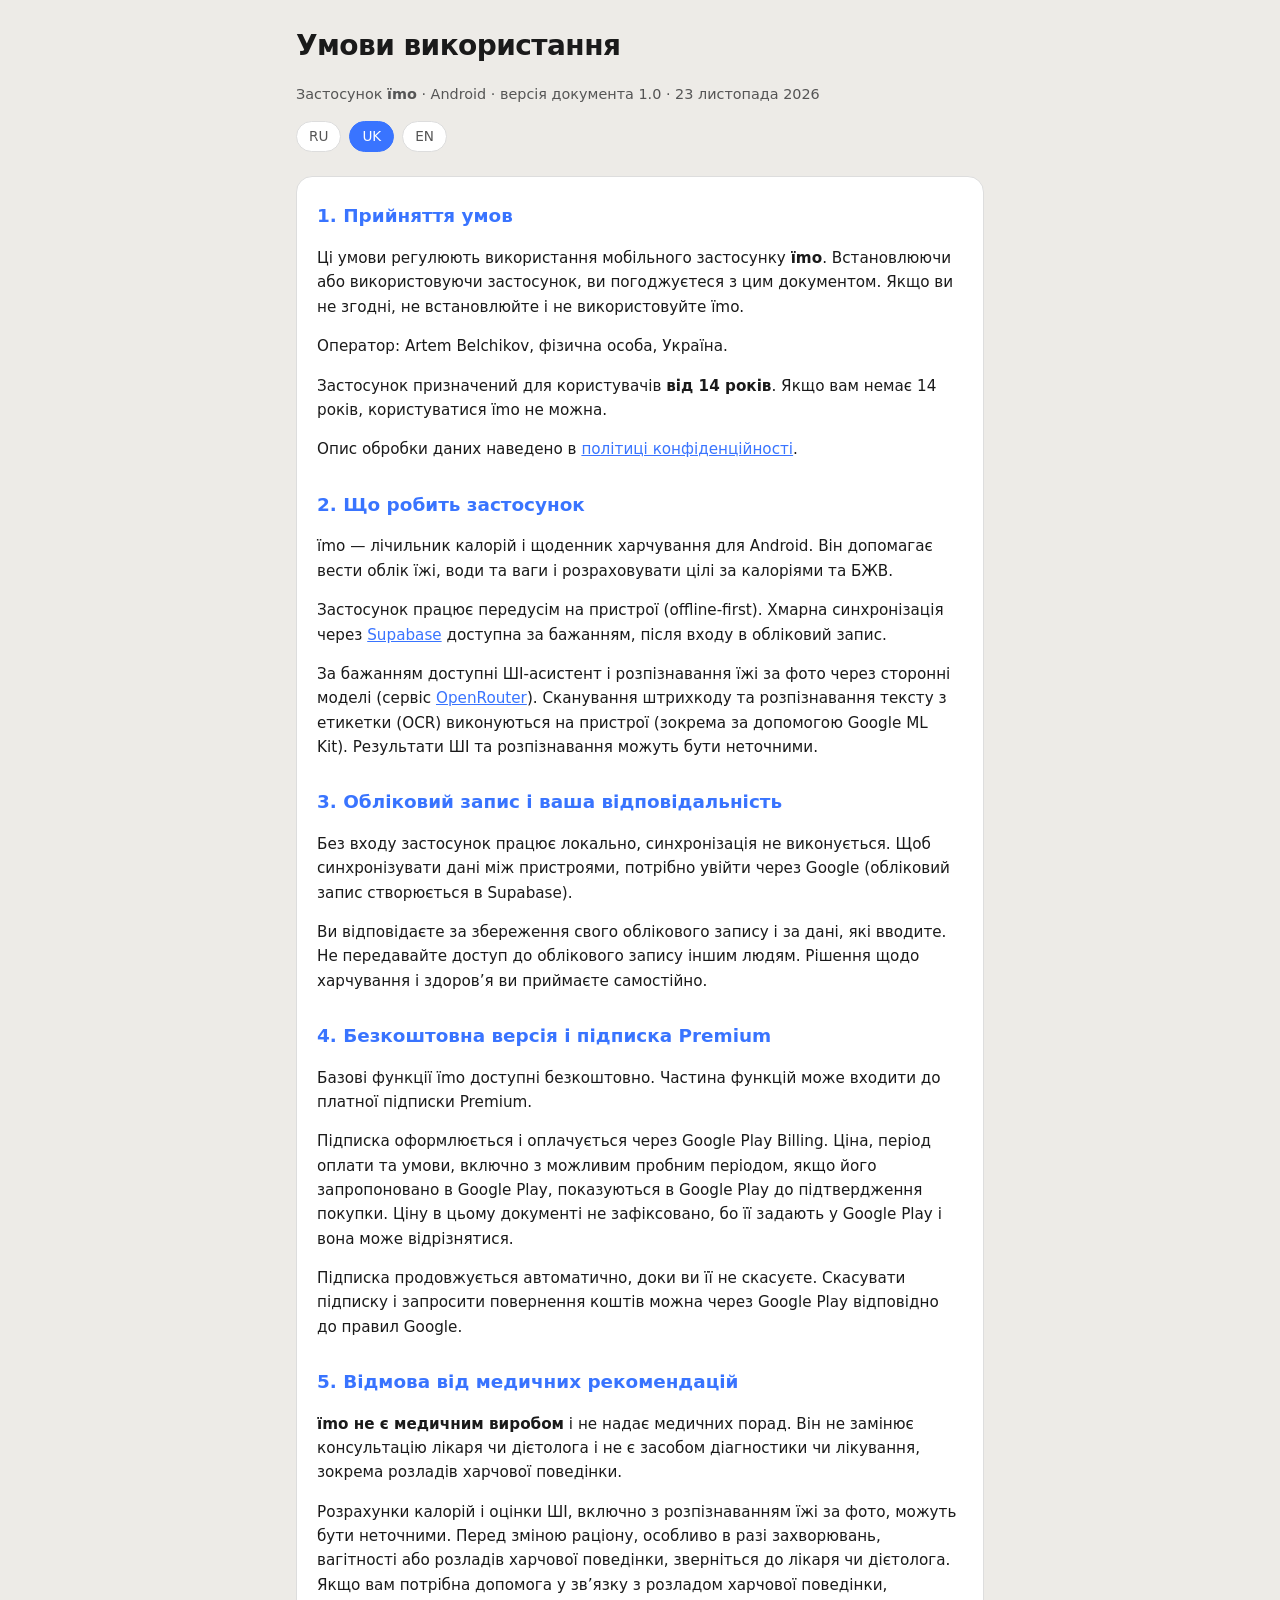
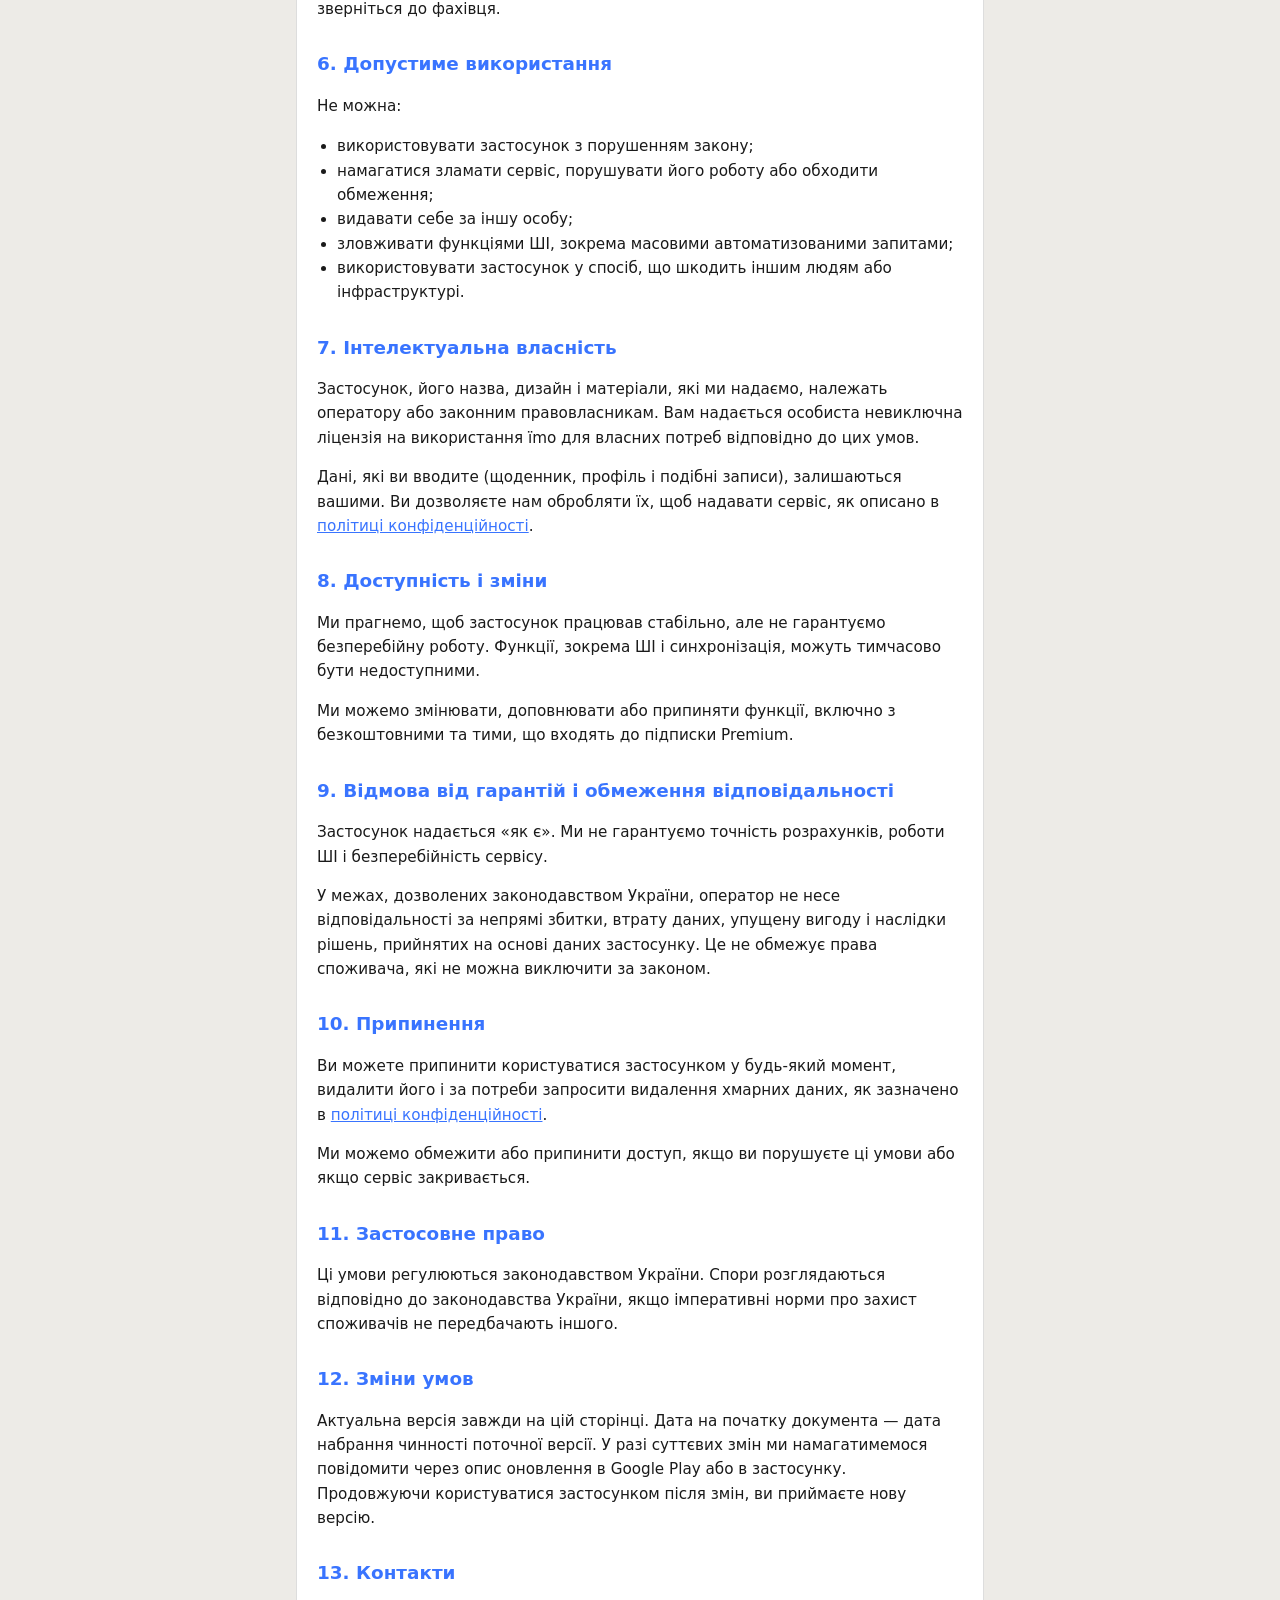
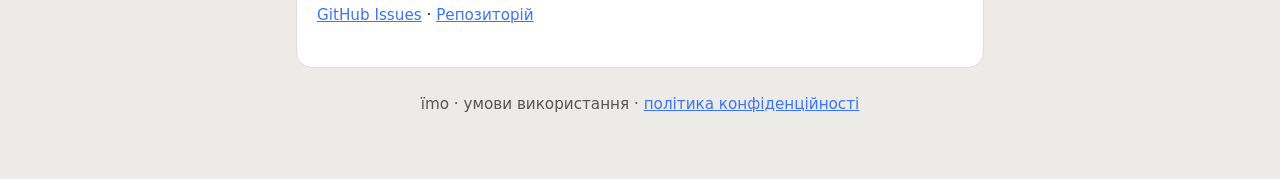
<file: terms/uk/index.html>
<!DOCTYPE html>
<html lang="uk">
<head>
  <meta charset="utf-8">
  <meta name="viewport" content="width=device-width, initial-scale=1">
  <title>Умови використання — їmo</title>
  <meta name="description" content="Умови використання мобільного застосунку їmo — лічильник калорій для Android.">
  <link rel="stylesheet" href="../../styles.css">
</head>
<body>
  <div class="wrap">
    <header>
      <h1>Умови використання</h1>
      <p class="meta">Застосунок <strong>їmo</strong> · Android · версія документа 1.0 · 23 листопада 2026</p>
      <nav class="lang" aria-label="Language">
        <a href="../">RU</a>
        <a href="../uk/" aria-current="page">UK</a>
        <a href="../en/">EN</a>
      </nav>
    </header>

    <main>
      <h2>1. Прийняття умов</h2>
      <p>
        Ці умови регулюють використання мобільного застосунку <strong>їmo</strong>.
        Встановлюючи або використовуючи застосунок, ви погоджуєтеся з цим документом.
        Якщо ви не згодні, не встановлюйте і не використовуйте їmo.
      </p>
      <p>Оператор: Artem Belchikov, фізична особа, Україна.</p>
      <p>
        Застосунок призначений для користувачів <strong>від 14 років</strong>.
        Якщо вам немає 14 років, користуватися їmo не можна.
      </p>
      <p>
        Опис обробки даних наведено в
        <a href="../../uk/">політиці конфіденційності</a>.
      </p>

      <h2>2. Що робить застосунок</h2>
      <p>
        їmo — лічильник калорій і щоденник харчування для Android. Він допомагає вести облік їжі, води та ваги
        і розраховувати цілі за калоріями та БЖВ.
      </p>
      <p>
        Застосунок працює передусім на пристрої (offline-first).
        Хмарна синхронізація через <a href="https://supabase.com">Supabase</a> доступна за бажанням,
        після входу в обліковий запис.
      </p>
      <p>
        За бажанням доступні ШІ-асистент і розпізнавання їжі за фото через сторонні моделі
        (сервіс <a href="https://openrouter.ai">OpenRouter</a>).
        Сканування штрихкоду та розпізнавання тексту з етикетки (OCR) виконуються на пристрої
        (зокрема за допомогою Google ML Kit).
        Результати ШІ та розпізнавання можуть бути неточними.
      </p>

      <h2>3. Обліковий запис і ваша відповідальність</h2>
      <p>
        Без входу застосунок працює локально, синхронізація не виконується.
        Щоб синхронізувати дані між пристроями, потрібно увійти через Google
        (обліковий запис створюється в Supabase).
      </p>
      <p>
        Ви відповідаєте за збереження свого облікового запису і за дані, які вводите.
        Не передавайте доступ до облікового запису іншим людям.
        Рішення щодо харчування і здоров’я ви приймаєте самостійно.
      </p>

      <h2>4. Безкоштовна версія і підписка Premium</h2>
      <p>
        Базові функції їmo доступні безкоштовно. Частина функцій може входити до платної підписки Premium.
      </p>
      <p>
        Підписка оформлюється і оплачується через Google Play Billing.
        Ціна, період оплати та умови, включно з можливим пробним періодом, якщо його запропоновано в Google Play,
        показуються в Google Play до підтвердження покупки.
        Ціну в цьому документі не зафіксовано, бо її задають у Google Play і вона може відрізнятися.
      </p>
      <p>
        Підписка продовжується автоматично, доки ви її не скасуєте.
        Скасувати підписку і запросити повернення коштів можна через Google Play
        відповідно до правил Google.
      </p>

      <h2>5. Відмова від медичних рекомендацій</h2>
      <p>
        <strong>їmo не є медичним виробом</strong> і не надає медичних порад.
        Він не замінює консультацію лікаря чи дієтолога і не є засобом діагностики чи лікування,
        зокрема розладів харчової поведінки.
      </p>
      <p>
        Розрахунки калорій і оцінки ШІ, включно з розпізнаванням їжі за фото, можуть бути неточними.
        Перед зміною раціону, особливо в разі захворювань, вагітності
        або розладів харчової поведінки, зверніться до лікаря чи дієтолога.
        Якщо вам потрібна допомога у зв’язку з розладом харчової поведінки, зверніться до фахівця.
      </p>

      <h2>6. Допустиме використання</h2>
      <p>Не можна:</p>
      <ul>
        <li>використовувати застосунок з порушенням закону;</li>
        <li>намагатися зламати сервіс, порушувати його роботу або обходити обмеження;</li>
        <li>видавати себе за іншу особу;</li>
        <li>зловживати функціями ШІ, зокрема масовими автоматизованими запитами;</li>
        <li>використовувати застосунок у спосіб, що шкодить іншим людям або інфраструктурі.</li>
      </ul>

      <h2>7. Інтелектуальна власність</h2>
      <p>
        Застосунок, його назва, дизайн і матеріали, які ми надаємо, належать оператору
        або законним правовласникам. Вам надається особиста невиключна ліцензія
        на використання їmo для власних потреб відповідно до цих умов.
      </p>
      <p>
        Дані, які ви вводите (щоденник, профіль і подібні записи), залишаються вашими.
        Ви дозволяєте нам обробляти їх, щоб надавати сервіс,
        як описано в <a href="../../uk/">політиці конфіденційності</a>.
      </p>

      <h2>8. Доступність і зміни</h2>
      <p>
        Ми прагнемо, щоб застосунок працював стабільно, але не гарантуємо безперебійну роботу.
        Функції, зокрема ШІ і синхронізація, можуть тимчасово бути недоступними.
      </p>
      <p>
        Ми можемо змінювати, доповнювати або припиняти функції, включно з безкоштовними
        та тими, що входять до підписки Premium.
      </p>

      <h2>9. Відмова від гарантій і обмеження відповідальності</h2>
      <p>
        Застосунок надається «як є». Ми не гарантуємо точність розрахунків, роботи ШІ
        і безперебійність сервісу.
      </p>
      <p>
        У межах, дозволених законодавством України, оператор не несе відповідальності за непрямі збитки,
        втрату даних, упущену вигоду і наслідки рішень, прийнятих на основі даних застосунку.
        Це не обмежує права споживача, які не можна виключити за законом.
      </p>

      <h2>10. Припинення</h2>
      <p>
        Ви можете припинити користуватися застосунком у будь-який момент, видалити його і за потреби
        запросити видалення хмарних даних, як зазначено в
        <a href="../../uk/">політиці конфіденційності</a>.
      </p>
      <p>
        Ми можемо обмежити або припинити доступ, якщо ви порушуєте ці умови
        або якщо сервіс закривається.
      </p>

      <h2>11. Застосовне право</h2>
      <p>
        Ці умови регулюються законодавством України.
        Спори розглядаються відповідно до законодавства України,
        якщо імперативні норми про захист споживачів не передбачають іншого.
      </p>

      <h2>12. Зміни умов</h2>
      <p>
        Актуальна версія завжди на цій сторінці.
        Дата на початку документа — дата набрання чинності поточної версії.
        У разі суттєвих змін ми намагатимемося повідомити через опис оновлення
        в Google Play або в застосунку.
        Продовжуючи користуватися застосунком після змін, ви приймаєте нову версію.
      </p>

      <h2>13. Контакти</h2>
      <p>
        <a href="https://github.com/Artbelt/imo-privacy/issues">GitHub Issues</a> ·
        <a href="https://github.com/Artbelt/imo-privacy">Репозиторій</a>
      </p>
    </main>

    <footer>
      <p>їmo · умови використання · <a href="../../uk/">політика конфіденційності</a></p>
    </footer>
  </div>
</body>
</html>
</file>
<file: styles.css>
:root {
  color-scheme: light dark;
  --bg: #edebe7;
  --card: #ffffff;
  --text: #1a1a1a;
  --muted: #555;
  --accent: #3974ff;
  --border: #ddd;
}
@media (prefers-color-scheme: dark) {
  :root {
    --bg: #121212;
    --card: #1e1e1e;
    --text: #f0f0f0;
    --muted: #aaa;
    --border: #333;
  }
}
* { box-sizing: border-box; }
body {
  margin: 0;
  font-family: system-ui, -apple-system, "Segoe UI", Roboto, sans-serif;
  line-height: 1.6;
  color: var(--text);
  background: var(--bg);
}
.wrap {
  max-width: 720px;
  margin: 0 auto;
  padding: 24px 16px 48px;
}
header { margin-bottom: 24px; }
h1 {
  font-size: 1.75rem;
  margin: 0 0 8px;
  letter-spacing: -0.02em;
}
.meta {
  color: var(--muted);
  font-size: 0.9rem;
}
.lang {
  display: flex;
  flex-wrap: wrap;
  gap: 8px;
  margin-top: 14px;
}
.lang a {
  display: inline-block;
  padding: 4px 12px;
  border: 1px solid var(--border);
  border-radius: 999px;
  text-decoration: none;
  font-size: 0.85rem;
  color: var(--muted);
  background: var(--card);
}
.lang a[aria-current="page"] {
  color: #fff;
  background: var(--accent);
  border-color: var(--accent);
}
main {
  background: var(--card);
  border: 1px solid var(--border);
  border-radius: 16px;
  padding: 24px 20px;
}
h2 {
  font-size: 1.15rem;
  margin: 28px 0 10px;
  color: var(--accent);
}
h2:first-child { margin-top: 0; }
p, li { font-size: 0.95rem; }
ul { padding-left: 1.25rem; }
table {
  width: 100%;
  border-collapse: collapse;
  font-size: 0.85rem;
  margin: 12px 0;
}
th, td {
  border: 1px solid var(--border);
  padding: 8px 10px;
  text-align: left;
  vertical-align: top;
}
th { background: rgba(57, 116, 255, 0.08); }
a { color: var(--accent); }
footer {
  margin-top: 24px;
  text-align: center;
  font-size: 0.85rem;
  color: var(--muted);
}
</file>
